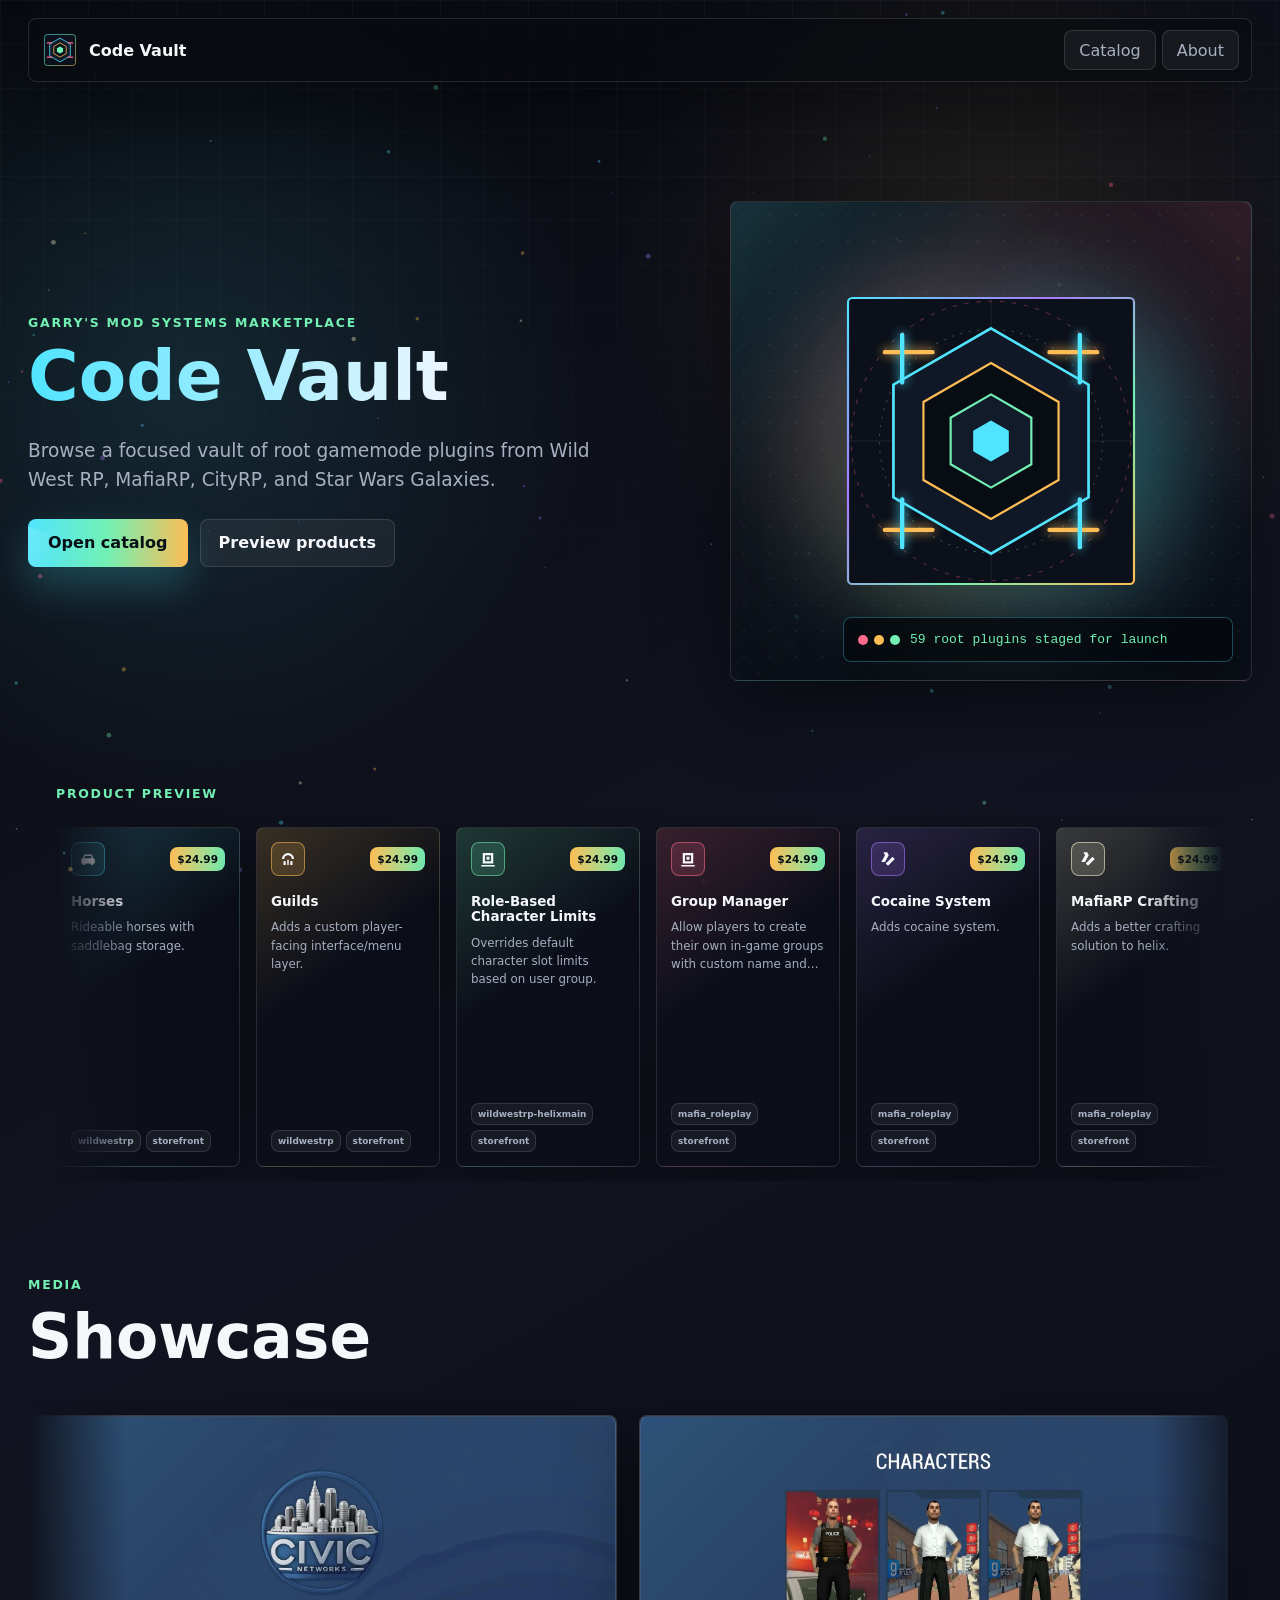
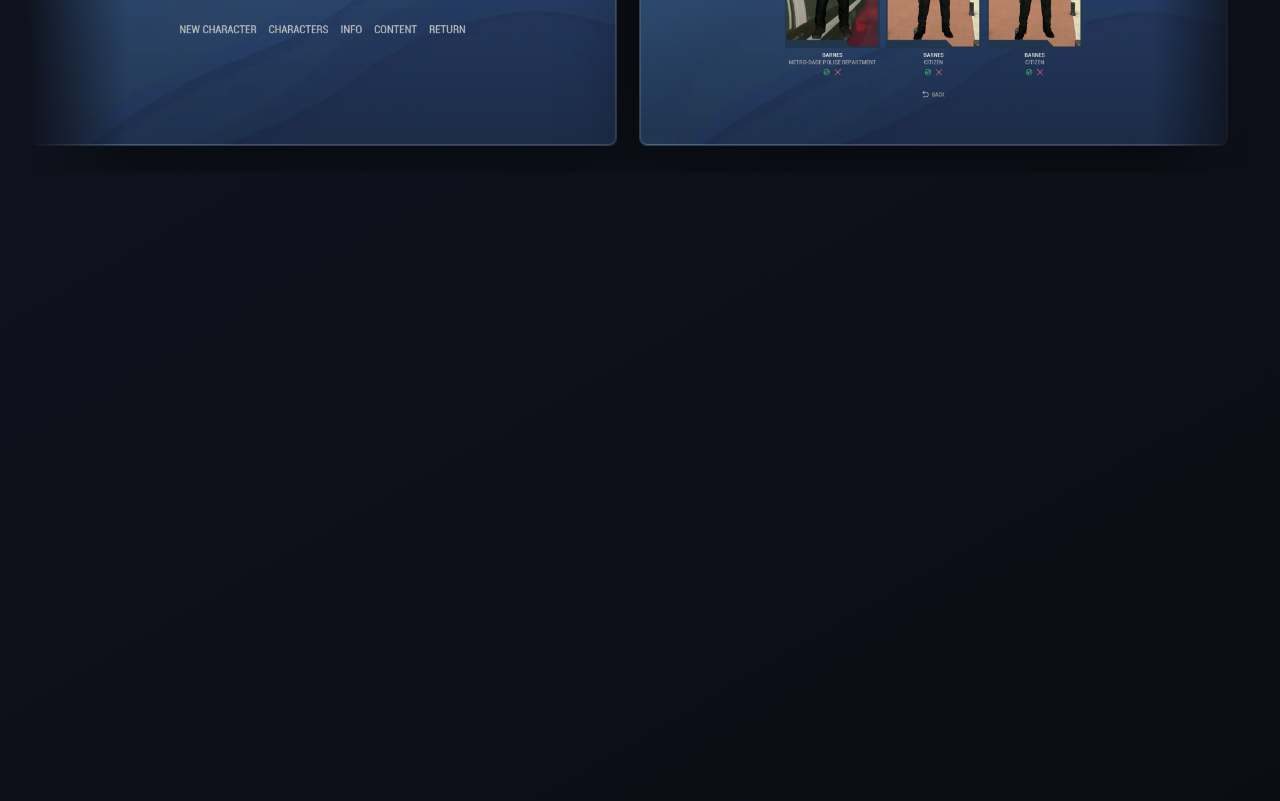
<file: index.html>
<!doctype html>
<html lang="en">
  <head>
    <meta charset="utf-8" />
    <meta name="viewport" content="width=device-width, initial-scale=1" />
    <title>Code Vault</title>
    <meta name="description" content="Premium Garry's Mod roleplay systems, interfaces, and gameplay plugins from Code Vault." />
    <link rel="stylesheet" href="./styles.css" />
  </head>
  <body data-page="home">
    <canvas id="particle-field" aria-hidden="true"></canvas>
    <div class="scanline" aria-hidden="true"></div>
    <header class="site-shell hero">
      <nav class="topbar" aria-label="Code Vault navigation">
        <a class="brand" href="./index.html" aria-label="Code Vault home"><img src="./assets/plugin-vault-mark.svg" alt="" /><span>Code Vault</span></a>
        <div class="nav-actions"><a href="./catalog.html">Catalog</a><a href="#about">About</a></div>
      </nav>
      <section id="top" class="hero-grid home-hero-grid">
        <div class="hero-copy">
          <p class="eyebrow">Garry's Mod systems marketplace</p>
          <h1><span class="gradient-text">Code Vault</span></h1>
          <p class="hero-lede">Browse a focused vault of root gamemode plugins from Wild West RP, MafiaRP, CityRP, and Star Wars Galaxies.</p>
          <div class="hero-actions"><a class="shimmer-button" href="./catalog.html"><span>Open catalog</span></a><a class="ghost-button" href="#showcase">Preview products</a></div>
        </div>
        <div class="vault-visual home-vault" aria-label="Animated Code Vault graphic"><div class="border-beam"></div><img src="./assets/plugin-vault-core.svg" alt="" /><div class="terminal-card" aria-hidden="true"><span class="terminal-dot"></span><code id="terminal-line">59 root plugins staged for launch</code></div></div>
      </section>
      <div class="hero-product-preview centered-product-preview" id="showcase">
        <p class="eyebrow">Product preview</p>
        <section class="hero-carousel carousel-shell auto-carousel wide-carousel" aria-label="Featured product carousel">
          <div class="carousel-window"><div class="carousel-track auto-rail" data-carousel-track><article class="product-card visible carousel-card" style="--card-color: 80, 228, 255" data-product-card data-name="horses" data-price-min="24.99" data-status="storefront" data-search="horses rideable horses with saddlebag storage. frontier wwrp / wildwestrp / frontier_horses $24.99 wildwestrp">
  <div class="card-topline"><span class="product-icon"><svg viewBox="0 0 24 24" role="img" aria-hidden="true" fill="currentColor"><path d="M5 11 7 6h10l2 5 2 1v6h-2a2 2 0 0 1-4 0H9a2 2 0 0 1-4 0H3v-6l2-1Zm3-3-1.1 3h10.2L16 8H8Z"/></svg></span><span class="product-price">$24.99</span></div>
  <h3>Horses</h3>
  <p>Rideable horses with saddlebag storage.</p>
  <div class="product-meta"><span>wildwestrp</span><span>storefront</span></div>
  <button class="card-button" type="button" data-product-detail data-name="Horses" data-description="Rideable horses with saddlebag storage." data-price="$24.99" data-found="Frontier WWRP / wildwestrp / frontier_horses" data-notes="Root gamemode plugin.">View details</button>
</article>
<article class="product-card visible carousel-card" style="--card-color: 255, 189, 85" data-product-card data-name="guilds" data-price-min="24.99" data-status="storefront" data-search="guilds adds a custom player-facing interface/menu layer. wild west rp / wildwestrp / guilds $24.99 wildwestrp">
  <div class="card-topline"><span class="product-icon"><svg viewBox="0 0 24 24" role="img" aria-hidden="true" fill="currentColor"><path d="M4 12a8 8 0 1 1 16 0h-3a5 5 0 1 0-10 0H4Zm7 1h2v7h-2v-7Zm-5 2h3v5H6v-5Zm9 0h3v5h-3v-5Z"/></svg></span><span class="product-price">$24.99</span></div>
  <h3>Guilds</h3>
  <p>Adds a custom player-facing interface/menu layer.</p>
  <div class="product-meta"><span>wildwestrp</span><span>storefront</span></div>
  <button class="card-button" type="button" data-product-detail data-name="Guilds" data-description="Adds a custom player-facing interface/menu layer." data-price="$24.99" data-found="Wild West RP / wildwestrp / guilds" data-notes="Root gamemode plugin.">View details</button>
</article>
<article class="product-card visible carousel-card" style="--card-color: 115, 240, 179" data-product-card data-name="role-based character limits" data-price-min="24.99" data-status="storefront" data-search="role-based character limits overrides default character slot limits based on user group. frontier wwrp / wildwestrp-helixmain / charlimit $24.99 wildwestrp-helixmain">
  <div class="card-topline"><span class="product-icon"><svg viewBox="0 0 24 24" role="img" aria-hidden="true" fill="currentColor"><path d="M5 4h14v14H5V4Zm3 3v8h8V7H8Zm2 2h4v4h-4V9ZM3 20h18v2H3v-2Z"/></svg></span><span class="product-price">$24.99</span></div>
  <h3>Role-Based Character Limits</h3>
  <p>Overrides default character slot limits based on user group.</p>
  <div class="product-meta"><span>wildwestrp-helixmain</span><span>storefront</span></div>
  <button class="card-button" type="button" data-product-detail data-name="Role-Based Character Limits" data-description="Overrides default character slot limits based on user group." data-price="$24.99" data-found="Frontier WWRP / wildwestrp-helixmain / charlimit" data-notes="Root gamemode plugin.">View details</button>
</article>
<article class="product-card visible carousel-card" style="--card-color: 255, 107, 139" data-product-card data-name="group manager" data-price-min="24.99" data-status="storefront" data-search="group manager allow players to create their own in-game groups with custom name and roles. mafiarp / mafia_roleplay / groupmanager $24.99 mafia_roleplay">
  <div class="card-topline"><span class="product-icon"><svg viewBox="0 0 24 24" role="img" aria-hidden="true" fill="currentColor"><path d="M5 4h14v14H5V4Zm3 3v8h8V7H8Zm2 2h4v4h-4V9ZM3 20h18v2H3v-2Z"/></svg></span><span class="product-price">$24.99</span></div>
  <h3>Group Manager</h3>
  <p>Allow players to create their own in-game groups with custom name and roles.</p>
  <div class="product-meta"><span>mafia_roleplay</span><span>storefront</span></div>
  <button class="card-button" type="button" data-product-detail data-name="Group Manager" data-description="Allow players to create their own in-game groups with custom name and roles." data-price="$24.99" data-found="MafiaRP / mafia_roleplay / groupmanager" data-notes="Root gamemode plugin.">View details</button>
</article>
<article class="product-card visible carousel-card" style="--card-color: 169, 121, 255" data-product-card data-name="cocaine system" data-price-min="24.99" data-status="storefront" data-search="cocaine system adds cocaine system. mafiarp / mafia_roleplay / mafiarp_cocaine $24.99 mafia_roleplay">
  <div class="card-topline"><span class="product-icon"><svg viewBox="0 0 24 24" role="img" aria-hidden="true" fill="currentColor"><path d="M6 3h5l2 4-5 9H3l5-9-2-4Zm9 3 6 6-9 9-3-3 9-9-3-3Z"/></svg></span><span class="product-price">$24.99</span></div>
  <h3>Cocaine System</h3>
  <p>Adds cocaine system.</p>
  <div class="product-meta"><span>mafia_roleplay</span><span>storefront</span></div>
  <button class="card-button" type="button" data-product-detail data-name="Cocaine System" data-description="Adds cocaine system." data-price="$24.99" data-found="MafiaRP / mafia_roleplay / mafiarp_cocaine" data-notes="Root gamemode plugin.">View details</button>
</article>
<article class="product-card visible carousel-card" style="--card-color: 255, 247, 209" data-product-card data-name="mafiarp crafting" data-price-min="24.99" data-status="storefront" data-search="mafiarp crafting adds a better crafting solution to helix. mafiarp / mafia_roleplay / mafiarp_crafting $24.99 mafia_roleplay">
  <div class="card-topline"><span class="product-icon"><svg viewBox="0 0 24 24" role="img" aria-hidden="true" fill="currentColor"><path d="M6 3h5l2 4-5 9H3l5-9-2-4Zm9 3 6 6-9 9-3-3 9-9-3-3Z"/></svg></span><span class="product-price">$24.99</span></div>
  <h3>MafiaRP Crafting</h3>
  <p>Adds a better crafting solution to helix.</p>
  <div class="product-meta"><span>mafia_roleplay</span><span>storefront</span></div>
  <button class="card-button" type="button" data-product-detail data-name="MafiaRP Crafting" data-description="Adds a better crafting solution to helix." data-price="$24.99" data-found="MafiaRP / mafia_roleplay / mafiarp_crafting" data-notes="Root gamemode plugin.">View details</button>
</article>
<article class="product-card visible carousel-card" style="--card-color: 80, 228, 255" data-product-card data-name="meth system" data-price-min="24.99" data-status="storefront" data-search="meth system adds meth system. mafiarp / mafia_roleplay / mafiarp_meth $24.99 mafia_roleplay">
  <div class="card-topline"><span class="product-icon"><svg viewBox="0 0 24 24" role="img" aria-hidden="true" fill="currentColor"><path d="M6 3h5l2 4-5 9H3l5-9-2-4Zm9 3 6 6-9 9-3-3 9-9-3-3Z"/></svg></span><span class="product-price">$24.99</span></div>
  <h3>Meth System</h3>
  <p>Adds meth system.</p>
  <div class="product-meta"><span>mafia_roleplay</span><span>storefront</span></div>
  <button class="card-button" type="button" data-product-detail data-name="Meth System" data-description="Adds meth system." data-price="$24.99" data-found="MafiaRP / mafia_roleplay / mafiarp_meth" data-notes="Root gamemode plugin.">View details</button>
</article>
<article class="product-card visible carousel-card" style="--card-color: 255, 189, 85" data-product-card data-name="police armory" data-price-min="24.99" data-status="storefront" data-search="police armory provides a role-based armory with rank/flag restrictions. mafiarp / mafia_roleplay / mafiarp_police_armory $24.99 mafia_roleplay">
  <div class="card-topline"><span class="product-icon"><svg viewBox="0 0 24 24" role="img" aria-hidden="true" fill="currentColor"><path d="M12 2 5 5v5c0 4.4 2.8 8.4 7 10 4.2-1.6 7-5.6 7-10V5l-7-3Zm0 3 4 1.7V10c0 3-1.5 5.8-4 7.2C9.5 15.8 8 13 8 10V6.7L12 5Z"/></svg></span><span class="product-price">$24.99</span></div>
  <h3>Police Armory</h3>
  <p>Provides a role-based armory with rank/flag restrictions.</p>
  <div class="product-meta"><span>mafia_roleplay</span><span>storefront</span></div>
  <button class="card-button" type="button" data-product-detail data-name="Police Armory" data-description="Provides a role-based armory with rank/flag restrictions." data-price="$24.99" data-found="MafiaRP / mafia_roleplay / mafiarp_police_armory" data-notes="Root gamemode plugin.">View details</button>
</article>
<article class="product-card visible carousel-card" style="--card-color: 115, 240, 179" data-product-card data-name="police cad/interaction" data-price-min="24.99" data-status="storefront" data-search="police cad/interaction adds police cad/interaction functionality for the gamemode. mafiarp / mafia_roleplay / mafiarp_police_system $24.99 mafia_roleplay">
  <div class="card-topline"><span class="product-icon"><svg viewBox="0 0 24 24" role="img" aria-hidden="true" fill="currentColor"><path d="M12 2 5 5v5c0 4.4 2.8 8.4 7 10 4.2-1.6 7-5.6 7-10V5l-7-3Zm0 3 4 1.7V10c0 3-1.5 5.8-4 7.2C9.5 15.8 8 13 8 10V6.7L12 5Z"/></svg></span><span class="product-price">$24.99</span></div>
  <h3>Police CAD/Interaction</h3>
  <p>Adds police cad/interaction functionality for the gamemode.</p>
  <div class="product-meta"><span>mafia_roleplay</span><span>storefront</span></div>
  <button class="card-button" type="button" data-product-detail data-name="Police CAD/Interaction" data-description="Adds police cad/interaction functionality for the gamemode." data-price="$24.99" data-found="MafiaRP / mafia_roleplay / mafiarp_police_system" data-notes="Root gamemode plugin.">View details</button>
</article>
<article class="product-card visible carousel-card" style="--card-color: 255, 107, 139" data-product-card data-name="properties system" data-price-min="24.99" data-status="storefront" data-search="properties system adds properties system functionality for the gamemode. mafiarp / mafia_roleplay / mafiarp_property_system $24.99 mafia_roleplay">
  <div class="card-topline"><span class="product-icon"><svg viewBox="0 0 24 24" role="img" aria-hidden="true" fill="currentColor"><path d="M5 4h14v14H5V4Zm3 3v8h8V7H8Zm2 2h4v4h-4V9ZM3 20h18v2H3v-2Z"/></svg></span><span class="product-price">$24.99</span></div>
  <h3>Properties System</h3>
  <p>Adds properties system functionality for the gamemode.</p>
  <div class="product-meta"><span>mafia_roleplay</span><span>storefront</span></div>
  <button class="card-button" type="button" data-product-detail data-name="Properties System" data-description="Adds properties system functionality for the gamemode." data-price="$24.99" data-found="MafiaRP / mafia_roleplay / mafiarp_property_system" data-notes="Root gamemode plugin.">View details</button>
</article>
<article class="product-card visible carousel-card" style="--card-color: 169, 121, 255" data-product-card data-name="telecommunications" data-price-min="24.99" data-status="storefront" data-search="telecommunications adds phones, pagers, payphones and more. mafiarp / mafia_roleplay / mafiarp_radio $24.99 mafia_roleplay">
  <div class="card-topline"><span class="product-icon"><svg viewBox="0 0 24 24" role="img" aria-hidden="true" fill="currentColor"><path d="M5 4h14v14H5V4Zm3 3v8h8V7H8Zm2 2h4v4h-4V9ZM3 20h18v2H3v-2Z"/></svg></span><span class="product-price">$24.99</span></div>
  <h3>Telecommunications</h3>
  <p>Adds phones, pagers, payphones and more.</p>
  <div class="product-meta"><span>mafia_roleplay</span><span>storefront</span></div>
  <button class="card-button" type="button" data-product-detail data-name="Telecommunications" data-description="Adds phones, pagers, payphones and more." data-price="$24.99" data-found="MafiaRP / mafia_roleplay / mafiarp_radio" data-notes="Root gamemode plugin.">View details</button>
</article>
<article class="product-card visible carousel-card" style="--card-color: 255, 247, 209" data-product-card data-name="realistic bank" data-price-min="24.99" data-status="storefront" data-search="realistic bank adds realistic bank functionality for the gamemode. mafiarp / mafia_roleplay / realistic_bank $24.99 mafia_roleplay">
  <div class="card-topline"><span class="product-icon"><svg viewBox="0 0 24 24" role="img" aria-hidden="true" fill="currentColor"><path d="M12 2 4 5v6c0 5 3.4 8.4 8 11 4.6-2.6 8-6 8-11V5l-8-3Zm0 4 4 1.5V11c0 2.7-1.5 4.8-4 6.6-2.5-1.8-4-3.9-4-6.6V7.5L12 6Z"/></svg></span><span class="product-price">$24.99</span></div>
  <h3>Realistic Bank</h3>
  <p>Adds realistic bank functionality for the gamemode.</p>
  <div class="product-meta"><span>mafia_roleplay</span><span>storefront</span></div>
  <button class="card-button" type="button" data-product-detail data-name="Realistic Bank" data-description="Adds realistic bank functionality for the gamemode." data-price="$24.99" data-found="MafiaRP / mafia_roleplay / realistic_bank" data-notes="Root gamemode plugin.">View details</button>
</article>
<article class="product-card visible carousel-card" style="--card-color: 80, 228, 255" data-product-card aria-hidden="true" data-name="horses" data-price-min="24.99" data-status="storefront" data-search="horses rideable horses with saddlebag storage. frontier wwrp / wildwestrp / frontier_horses $24.99 wildwestrp">
  <div class="card-topline"><span class="product-icon"><svg viewBox="0 0 24 24" role="img" aria-hidden="true" fill="currentColor"><path d="M5 11 7 6h10l2 5 2 1v6h-2a2 2 0 0 1-4 0H9a2 2 0 0 1-4 0H3v-6l2-1Zm3-3-1.1 3h10.2L16 8H8Z"/></svg></span><span class="product-price">$24.99</span></div>
  <h3>Horses</h3>
  <p>Rideable horses with saddlebag storage.</p>
  <div class="product-meta"><span>wildwestrp</span><span>storefront</span></div>
  <button class="card-button" type="button" data-product-detail data-name="Horses" data-description="Rideable horses with saddlebag storage." data-price="$24.99" data-found="Frontier WWRP / wildwestrp / frontier_horses" data-notes="Root gamemode plugin.">View details</button>
</article>
<article class="product-card visible carousel-card" style="--card-color: 255, 189, 85" data-product-card aria-hidden="true" data-name="guilds" data-price-min="24.99" data-status="storefront" data-search="guilds adds a custom player-facing interface/menu layer. wild west rp / wildwestrp / guilds $24.99 wildwestrp">
  <div class="card-topline"><span class="product-icon"><svg viewBox="0 0 24 24" role="img" aria-hidden="true" fill="currentColor"><path d="M4 12a8 8 0 1 1 16 0h-3a5 5 0 1 0-10 0H4Zm7 1h2v7h-2v-7Zm-5 2h3v5H6v-5Zm9 0h3v5h-3v-5Z"/></svg></span><span class="product-price">$24.99</span></div>
  <h3>Guilds</h3>
  <p>Adds a custom player-facing interface/menu layer.</p>
  <div class="product-meta"><span>wildwestrp</span><span>storefront</span></div>
  <button class="card-button" type="button" data-product-detail data-name="Guilds" data-description="Adds a custom player-facing interface/menu layer." data-price="$24.99" data-found="Wild West RP / wildwestrp / guilds" data-notes="Root gamemode plugin.">View details</button>
</article>
<article class="product-card visible carousel-card" style="--card-color: 115, 240, 179" data-product-card aria-hidden="true" data-name="role-based character limits" data-price-min="24.99" data-status="storefront" data-search="role-based character limits overrides default character slot limits based on user group. frontier wwrp / wildwestrp-helixmain / charlimit $24.99 wildwestrp-helixmain">
  <div class="card-topline"><span class="product-icon"><svg viewBox="0 0 24 24" role="img" aria-hidden="true" fill="currentColor"><path d="M5 4h14v14H5V4Zm3 3v8h8V7H8Zm2 2h4v4h-4V9ZM3 20h18v2H3v-2Z"/></svg></span><span class="product-price">$24.99</span></div>
  <h3>Role-Based Character Limits</h3>
  <p>Overrides default character slot limits based on user group.</p>
  <div class="product-meta"><span>wildwestrp-helixmain</span><span>storefront</span></div>
  <button class="card-button" type="button" data-product-detail data-name="Role-Based Character Limits" data-description="Overrides default character slot limits based on user group." data-price="$24.99" data-found="Frontier WWRP / wildwestrp-helixmain / charlimit" data-notes="Root gamemode plugin.">View details</button>
</article>
<article class="product-card visible carousel-card" style="--card-color: 255, 107, 139" data-product-card aria-hidden="true" data-name="group manager" data-price-min="24.99" data-status="storefront" data-search="group manager allow players to create their own in-game groups with custom name and roles. mafiarp / mafia_roleplay / groupmanager $24.99 mafia_roleplay">
  <div class="card-topline"><span class="product-icon"><svg viewBox="0 0 24 24" role="img" aria-hidden="true" fill="currentColor"><path d="M5 4h14v14H5V4Zm3 3v8h8V7H8Zm2 2h4v4h-4V9ZM3 20h18v2H3v-2Z"/></svg></span><span class="product-price">$24.99</span></div>
  <h3>Group Manager</h3>
  <p>Allow players to create their own in-game groups with custom name and roles.</p>
  <div class="product-meta"><span>mafia_roleplay</span><span>storefront</span></div>
  <button class="card-button" type="button" data-product-detail data-name="Group Manager" data-description="Allow players to create their own in-game groups with custom name and roles." data-price="$24.99" data-found="MafiaRP / mafia_roleplay / groupmanager" data-notes="Root gamemode plugin.">View details</button>
</article>
<article class="product-card visible carousel-card" style="--card-color: 169, 121, 255" data-product-card aria-hidden="true" data-name="cocaine system" data-price-min="24.99" data-status="storefront" data-search="cocaine system adds cocaine system. mafiarp / mafia_roleplay / mafiarp_cocaine $24.99 mafia_roleplay">
  <div class="card-topline"><span class="product-icon"><svg viewBox="0 0 24 24" role="img" aria-hidden="true" fill="currentColor"><path d="M6 3h5l2 4-5 9H3l5-9-2-4Zm9 3 6 6-9 9-3-3 9-9-3-3Z"/></svg></span><span class="product-price">$24.99</span></div>
  <h3>Cocaine System</h3>
  <p>Adds cocaine system.</p>
  <div class="product-meta"><span>mafia_roleplay</span><span>storefront</span></div>
  <button class="card-button" type="button" data-product-detail data-name="Cocaine System" data-description="Adds cocaine system." data-price="$24.99" data-found="MafiaRP / mafia_roleplay / mafiarp_cocaine" data-notes="Root gamemode plugin.">View details</button>
</article>
<article class="product-card visible carousel-card" style="--card-color: 255, 247, 209" data-product-card aria-hidden="true" data-name="mafiarp crafting" data-price-min="24.99" data-status="storefront" data-search="mafiarp crafting adds a better crafting solution to helix. mafiarp / mafia_roleplay / mafiarp_crafting $24.99 mafia_roleplay">
  <div class="card-topline"><span class="product-icon"><svg viewBox="0 0 24 24" role="img" aria-hidden="true" fill="currentColor"><path d="M6 3h5l2 4-5 9H3l5-9-2-4Zm9 3 6 6-9 9-3-3 9-9-3-3Z"/></svg></span><span class="product-price">$24.99</span></div>
  <h3>MafiaRP Crafting</h3>
  <p>Adds a better crafting solution to helix.</p>
  <div class="product-meta"><span>mafia_roleplay</span><span>storefront</span></div>
  <button class="card-button" type="button" data-product-detail data-name="MafiaRP Crafting" data-description="Adds a better crafting solution to helix." data-price="$24.99" data-found="MafiaRP / mafia_roleplay / mafiarp_crafting" data-notes="Root gamemode plugin.">View details</button>
</article>
<article class="product-card visible carousel-card" style="--card-color: 80, 228, 255" data-product-card aria-hidden="true" data-name="meth system" data-price-min="24.99" data-status="storefront" data-search="meth system adds meth system. mafiarp / mafia_roleplay / mafiarp_meth $24.99 mafia_roleplay">
  <div class="card-topline"><span class="product-icon"><svg viewBox="0 0 24 24" role="img" aria-hidden="true" fill="currentColor"><path d="M6 3h5l2 4-5 9H3l5-9-2-4Zm9 3 6 6-9 9-3-3 9-9-3-3Z"/></svg></span><span class="product-price">$24.99</span></div>
  <h3>Meth System</h3>
  <p>Adds meth system.</p>
  <div class="product-meta"><span>mafia_roleplay</span><span>storefront</span></div>
  <button class="card-button" type="button" data-product-detail data-name="Meth System" data-description="Adds meth system." data-price="$24.99" data-found="MafiaRP / mafia_roleplay / mafiarp_meth" data-notes="Root gamemode plugin.">View details</button>
</article>
<article class="product-card visible carousel-card" style="--card-color: 255, 189, 85" data-product-card aria-hidden="true" data-name="police armory" data-price-min="24.99" data-status="storefront" data-search="police armory provides a role-based armory with rank/flag restrictions. mafiarp / mafia_roleplay / mafiarp_police_armory $24.99 mafia_roleplay">
  <div class="card-topline"><span class="product-icon"><svg viewBox="0 0 24 24" role="img" aria-hidden="true" fill="currentColor"><path d="M12 2 5 5v5c0 4.4 2.8 8.4 7 10 4.2-1.6 7-5.6 7-10V5l-7-3Zm0 3 4 1.7V10c0 3-1.5 5.8-4 7.2C9.5 15.8 8 13 8 10V6.7L12 5Z"/></svg></span><span class="product-price">$24.99</span></div>
  <h3>Police Armory</h3>
  <p>Provides a role-based armory with rank/flag restrictions.</p>
  <div class="product-meta"><span>mafia_roleplay</span><span>storefront</span></div>
  <button class="card-button" type="button" data-product-detail data-name="Police Armory" data-description="Provides a role-based armory with rank/flag restrictions." data-price="$24.99" data-found="MafiaRP / mafia_roleplay / mafiarp_police_armory" data-notes="Root gamemode plugin.">View details</button>
</article>
<article class="product-card visible carousel-card" style="--card-color: 115, 240, 179" data-product-card aria-hidden="true" data-name="police cad/interaction" data-price-min="24.99" data-status="storefront" data-search="police cad/interaction adds police cad/interaction functionality for the gamemode. mafiarp / mafia_roleplay / mafiarp_police_system $24.99 mafia_roleplay">
  <div class="card-topline"><span class="product-icon"><svg viewBox="0 0 24 24" role="img" aria-hidden="true" fill="currentColor"><path d="M12 2 5 5v5c0 4.4 2.8 8.4 7 10 4.2-1.6 7-5.6 7-10V5l-7-3Zm0 3 4 1.7V10c0 3-1.5 5.8-4 7.2C9.5 15.8 8 13 8 10V6.7L12 5Z"/></svg></span><span class="product-price">$24.99</span></div>
  <h3>Police CAD/Interaction</h3>
  <p>Adds police cad/interaction functionality for the gamemode.</p>
  <div class="product-meta"><span>mafia_roleplay</span><span>storefront</span></div>
  <button class="card-button" type="button" data-product-detail data-name="Police CAD/Interaction" data-description="Adds police cad/interaction functionality for the gamemode." data-price="$24.99" data-found="MafiaRP / mafia_roleplay / mafiarp_police_system" data-notes="Root gamemode plugin.">View details</button>
</article>
<article class="product-card visible carousel-card" style="--card-color: 255, 107, 139" data-product-card aria-hidden="true" data-name="properties system" data-price-min="24.99" data-status="storefront" data-search="properties system adds properties system functionality for the gamemode. mafiarp / mafia_roleplay / mafiarp_property_system $24.99 mafia_roleplay">
  <div class="card-topline"><span class="product-icon"><svg viewBox="0 0 24 24" role="img" aria-hidden="true" fill="currentColor"><path d="M5 4h14v14H5V4Zm3 3v8h8V7H8Zm2 2h4v4h-4V9ZM3 20h18v2H3v-2Z"/></svg></span><span class="product-price">$24.99</span></div>
  <h3>Properties System</h3>
  <p>Adds properties system functionality for the gamemode.</p>
  <div class="product-meta"><span>mafia_roleplay</span><span>storefront</span></div>
  <button class="card-button" type="button" data-product-detail data-name="Properties System" data-description="Adds properties system functionality for the gamemode." data-price="$24.99" data-found="MafiaRP / mafia_roleplay / mafiarp_property_system" data-notes="Root gamemode plugin.">View details</button>
</article>
<article class="product-card visible carousel-card" style="--card-color: 169, 121, 255" data-product-card aria-hidden="true" data-name="telecommunications" data-price-min="24.99" data-status="storefront" data-search="telecommunications adds phones, pagers, payphones and more. mafiarp / mafia_roleplay / mafiarp_radio $24.99 mafia_roleplay">
  <div class="card-topline"><span class="product-icon"><svg viewBox="0 0 24 24" role="img" aria-hidden="true" fill="currentColor"><path d="M5 4h14v14H5V4Zm3 3v8h8V7H8Zm2 2h4v4h-4V9ZM3 20h18v2H3v-2Z"/></svg></span><span class="product-price">$24.99</span></div>
  <h3>Telecommunications</h3>
  <p>Adds phones, pagers, payphones and more.</p>
  <div class="product-meta"><span>mafia_roleplay</span><span>storefront</span></div>
  <button class="card-button" type="button" data-product-detail data-name="Telecommunications" data-description="Adds phones, pagers, payphones and more." data-price="$24.99" data-found="MafiaRP / mafia_roleplay / mafiarp_radio" data-notes="Root gamemode plugin.">View details</button>
</article>
<article class="product-card visible carousel-card" style="--card-color: 255, 247, 209" data-product-card aria-hidden="true" data-name="realistic bank" data-price-min="24.99" data-status="storefront" data-search="realistic bank adds realistic bank functionality for the gamemode. mafiarp / mafia_roleplay / realistic_bank $24.99 mafia_roleplay">
  <div class="card-topline"><span class="product-icon"><svg viewBox="0 0 24 24" role="img" aria-hidden="true" fill="currentColor"><path d="M12 2 4 5v6c0 5 3.4 8.4 8 11 4.6-2.6 8-6 8-11V5l-8-3Zm0 4 4 1.5V11c0 2.7-1.5 4.8-4 6.6-2.5-1.8-4-3.9-4-6.6V7.5L12 6Z"/></svg></span><span class="product-price">$24.99</span></div>
  <h3>Realistic Bank</h3>
  <p>Adds realistic bank functionality for the gamemode.</p>
  <div class="product-meta"><span>mafia_roleplay</span><span>storefront</span></div>
  <button class="card-button" type="button" data-product-detail data-name="Realistic Bank" data-description="Adds realistic bank functionality for the gamemode." data-price="$24.99" data-found="MafiaRP / mafia_roleplay / realistic_bank" data-notes="Root gamemode plugin.">View details</button>
</article></div></div>
        </section>
      </div>

    </header>
    <main>
      <section class="site-shell section-head work-head" id="work"><p class="eyebrow">Media</p><h2>Showcase</h2></section>
      <section class="media-carousel carousel-shell auto-carousel" aria-label="Code Vault media carousel">
        <div class="carousel-window">
          <div class="carousel-track auto-rail media-rail" data-carousel-track data-speed="86">
            <figure class="media-frame"><img src="./assets/img/1.webp" alt="Code Vault media preview" loading="lazy" /></figure>
            <figure class="media-frame"><img src="./assets/img/2.webp" alt="Code Vault media preview" loading="lazy" /></figure>
            <figure class="media-frame"><img src="./assets/img/3.webp" alt="Code Vault media preview" loading="lazy" /></figure>
            <figure class="media-frame"><img src="./assets/img/4.webp" alt="Code Vault media preview" loading="lazy" /></figure>
            <figure class="media-frame"><img src="./assets/img/5.webp" alt="Code Vault media preview" loading="lazy" /></figure>
            <figure class="media-frame"><img src="./assets/img/6.webp" alt="Code Vault media preview" loading="lazy" /></figure>
            <figure class="media-frame"><img src="./assets/img/7.webp" alt="Code Vault media preview" loading="lazy" /></figure>
            <figure class="media-frame"><img src="./assets/img/8.webp" alt="Code Vault media preview" loading="lazy" /></figure>
            <figure class="media-frame"><img src="./assets/img/9.webp" alt="Code Vault media preview" loading="lazy" /></figure>
            <figure class="media-frame"><img src="./assets/img/10.webp" alt="Code Vault media preview" loading="lazy" /></figure>
            <figure class="media-frame"><img src="./assets/img/11.webp" alt="Code Vault media preview" loading="lazy" /></figure>
            <figure class="media-frame"><img src="./assets/img/12.webp" alt="Code Vault media preview" loading="lazy" /></figure>
            <figure class="media-frame"><img src="./assets/img/13.webp" alt="Code Vault media preview" loading="lazy" /></figure>
            <figure class="media-frame"><img src="./assets/img/14.webp" alt="Code Vault media preview" loading="lazy" /></figure>
            <figure class="media-frame"><img src="./assets/img/15.webp" alt="Code Vault media preview" loading="lazy" /></figure>
            <figure class="media-frame"><img src="./assets/img/16.webp" alt="Code Vault media preview" loading="lazy" /></figure>
            <figure class="media-frame"><img src="./assets/img/17.webp" alt="Code Vault media preview" loading="lazy" /></figure>
            <figure class="media-frame"><img src="./assets/img/1B938BAD5B0CA3A2.jpg" alt="Code Vault media preview" loading="lazy" /></figure>
            <figure class="media-frame"><img src="./assets/img/20260218192211_1.jpg" alt="Code Vault media preview" loading="lazy" /></figure>
            <figure class="media-frame"><img src="./assets/img/20260226184602_1.jpg" alt="Code Vault media preview" loading="lazy" /></figure>
            <figure class="media-frame"><img src="./assets/img/3EB422B91639BEB6.jpg" alt="Code Vault media preview" loading="lazy" /></figure>
            <figure class="media-frame"><img src="./assets/img/51ED806FC4E3F0A6.jpg" alt="Code Vault media preview" loading="lazy" /></figure>
          </div>
        </div>
      </section>
      <section class="site-shell stats-band" aria-label="Code Vault summary"><div class="stat"><span class="stat-value">59</span><span class="stat-label">root plugins listed</span></div><div class="stat"><span class="stat-value">19</span><span class="stat-label">major systems</span></div><div class="stat"><span class="stat-value">5</span><span class="stat-label">gamemode sources</span></div><div class="stat"><span class="stat-value">1</span><span class="stat-label">static price each</span></div></section>
      <section class="site-shell launch-cta"><div><p class="eyebrow">Ready to browse</p><h2>See every approved root plugin in the catalog.</h2></div><a class="shimmer-button" href="./catalog.html"><span>View full catalog</span></a></section>
    </main>
    <dialog id="product-dialog"><button class="dialog-close" type="button" aria-label="Close product details"><svg viewBox="0 0 24 24" aria-hidden="true"><path d="M6.4 5 12 10.6 17.6 5 19 6.4 13.4 12 19 17.6 17.6 19 12 13.4 6.4 19 5 17.6 10.6 12 5 6.4 6.4 5Z"/></svg></button><div id="dialog-content"></div></dialog>
    <script src="./app.js?v=media-catalog" type="module"></script>
  </body>
</html>
</file>
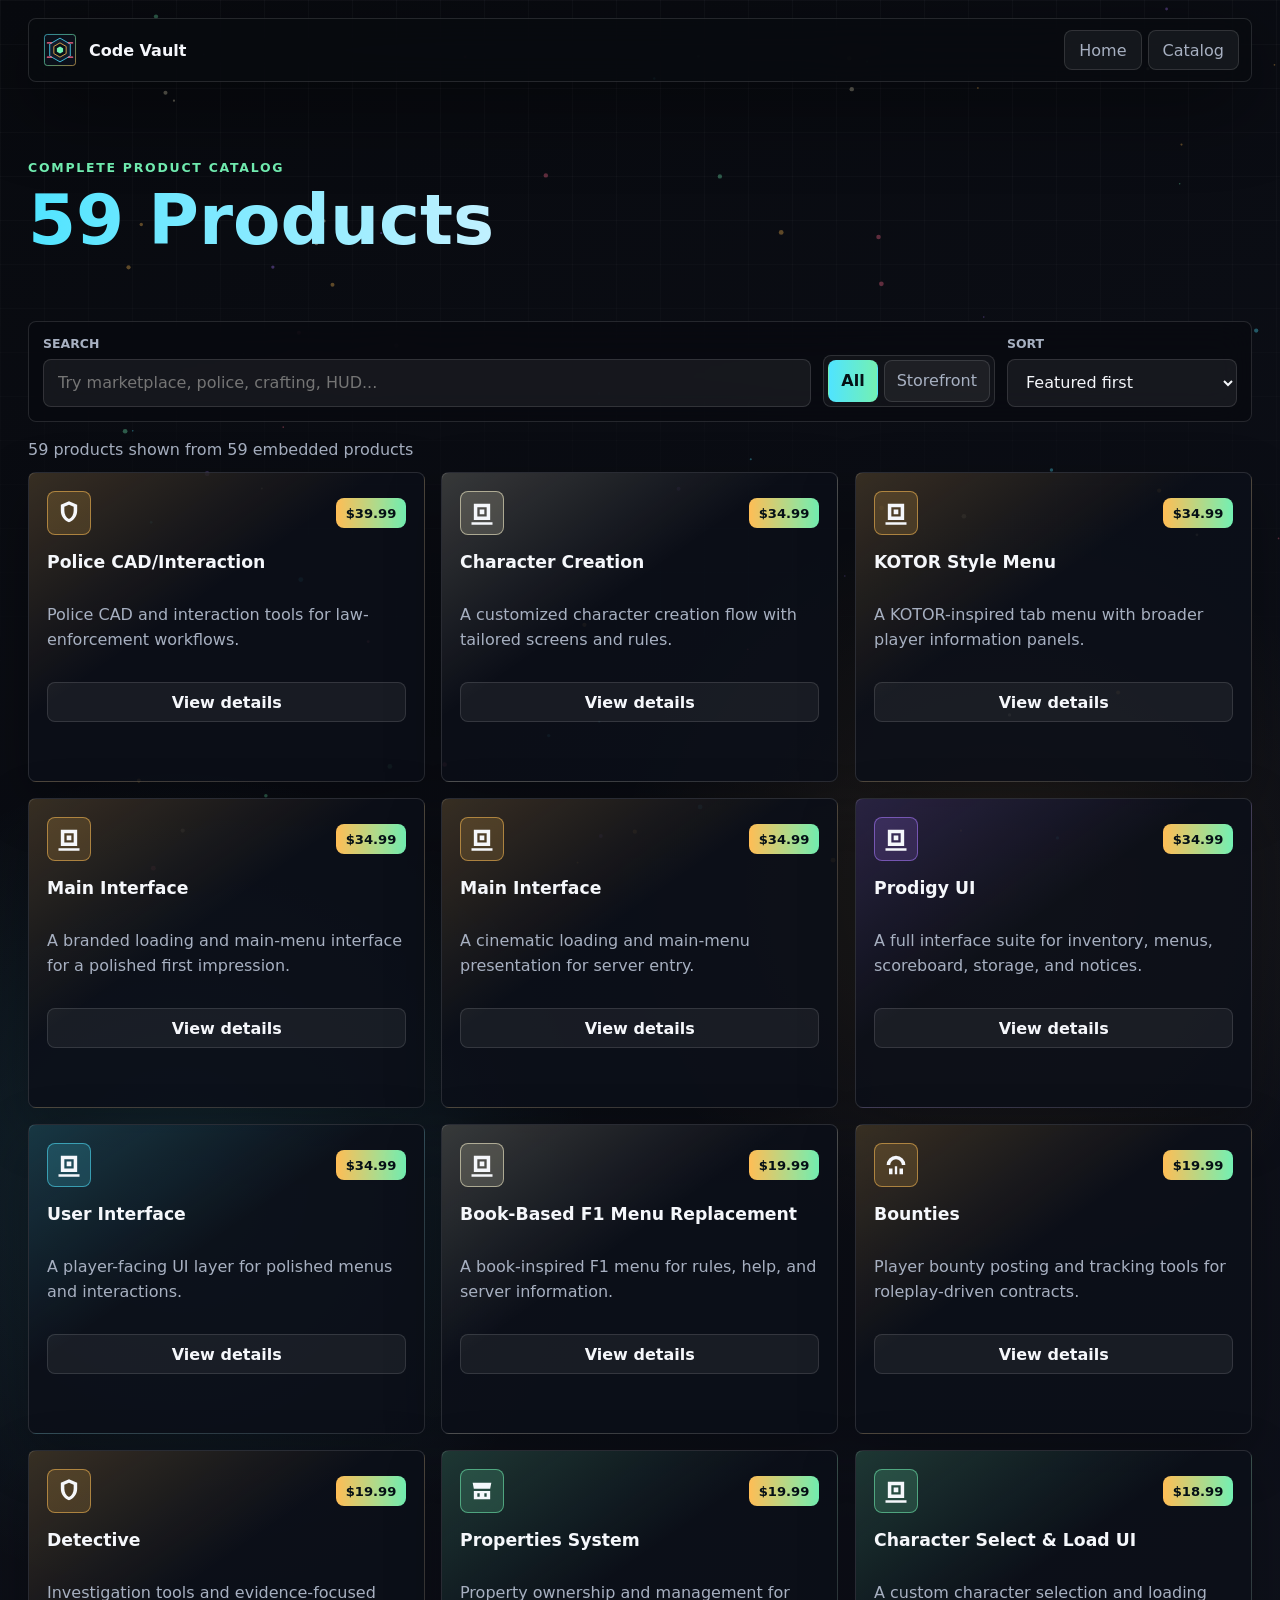
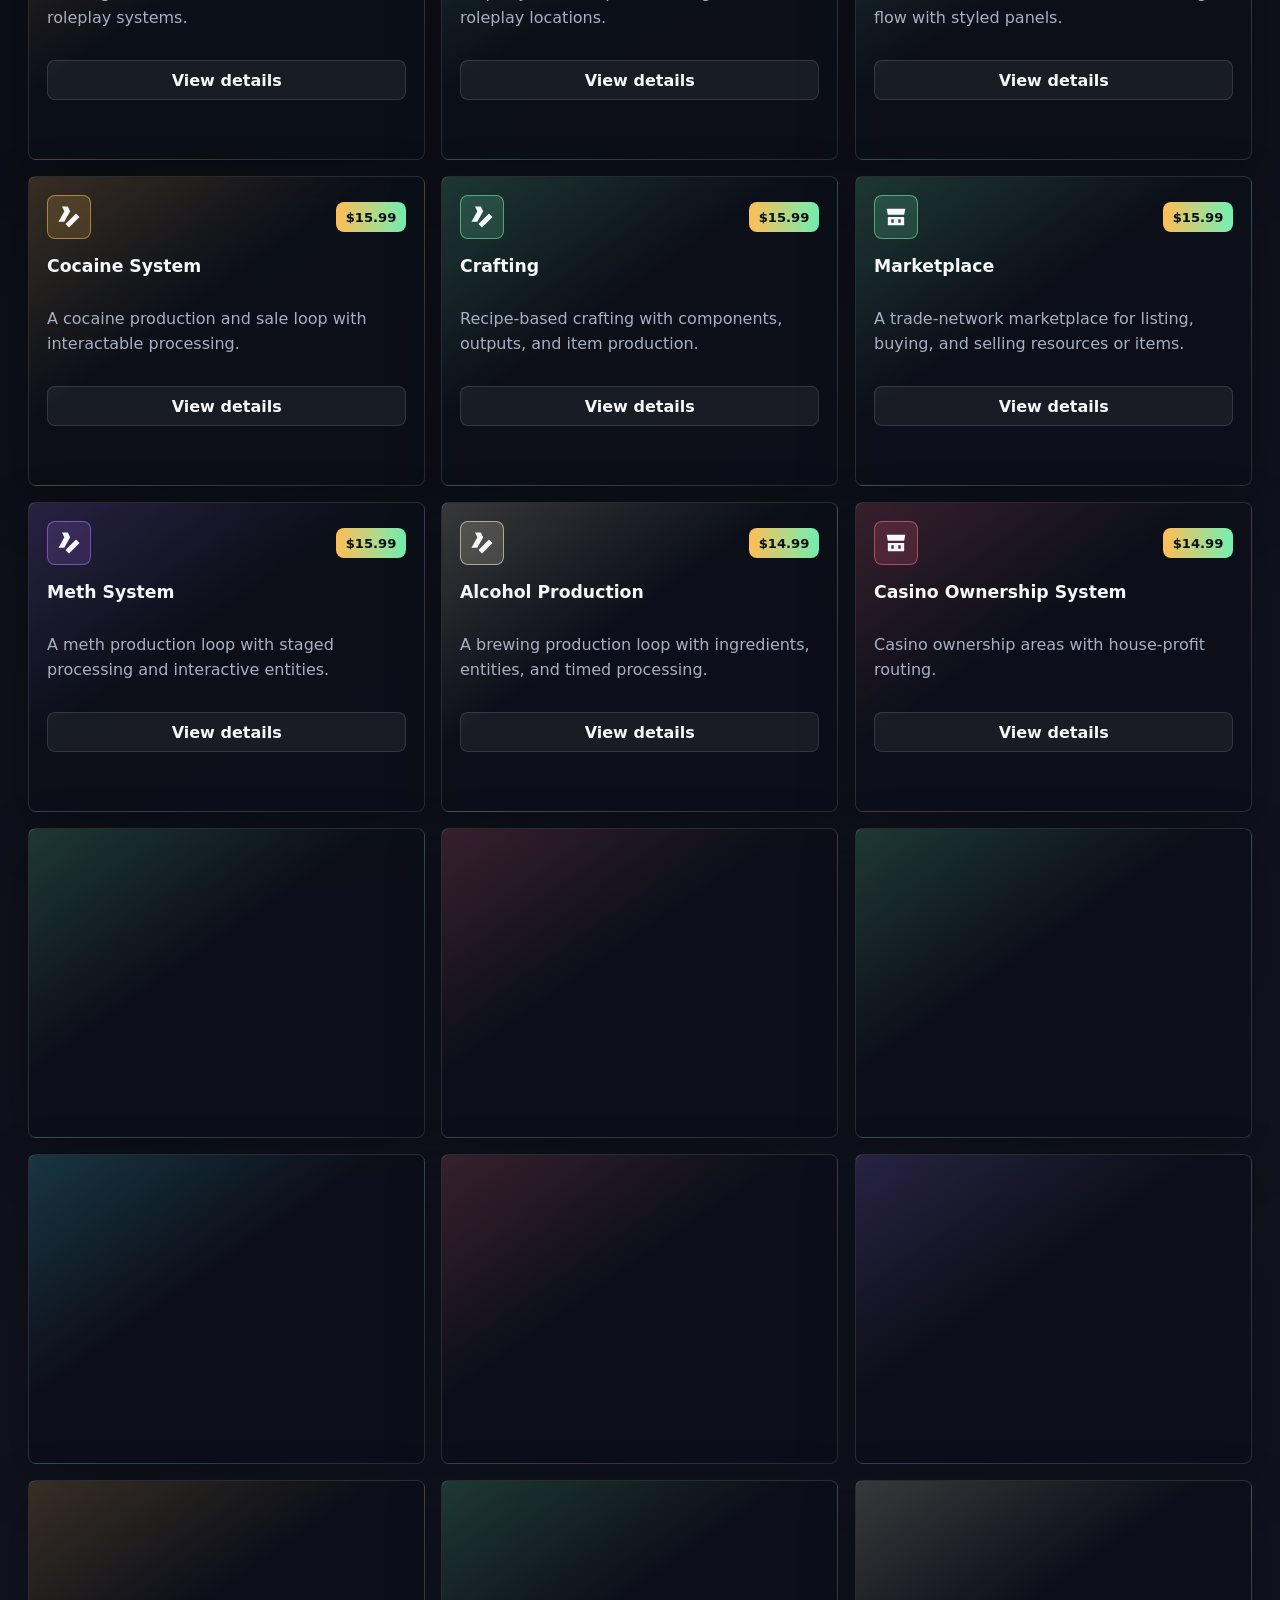
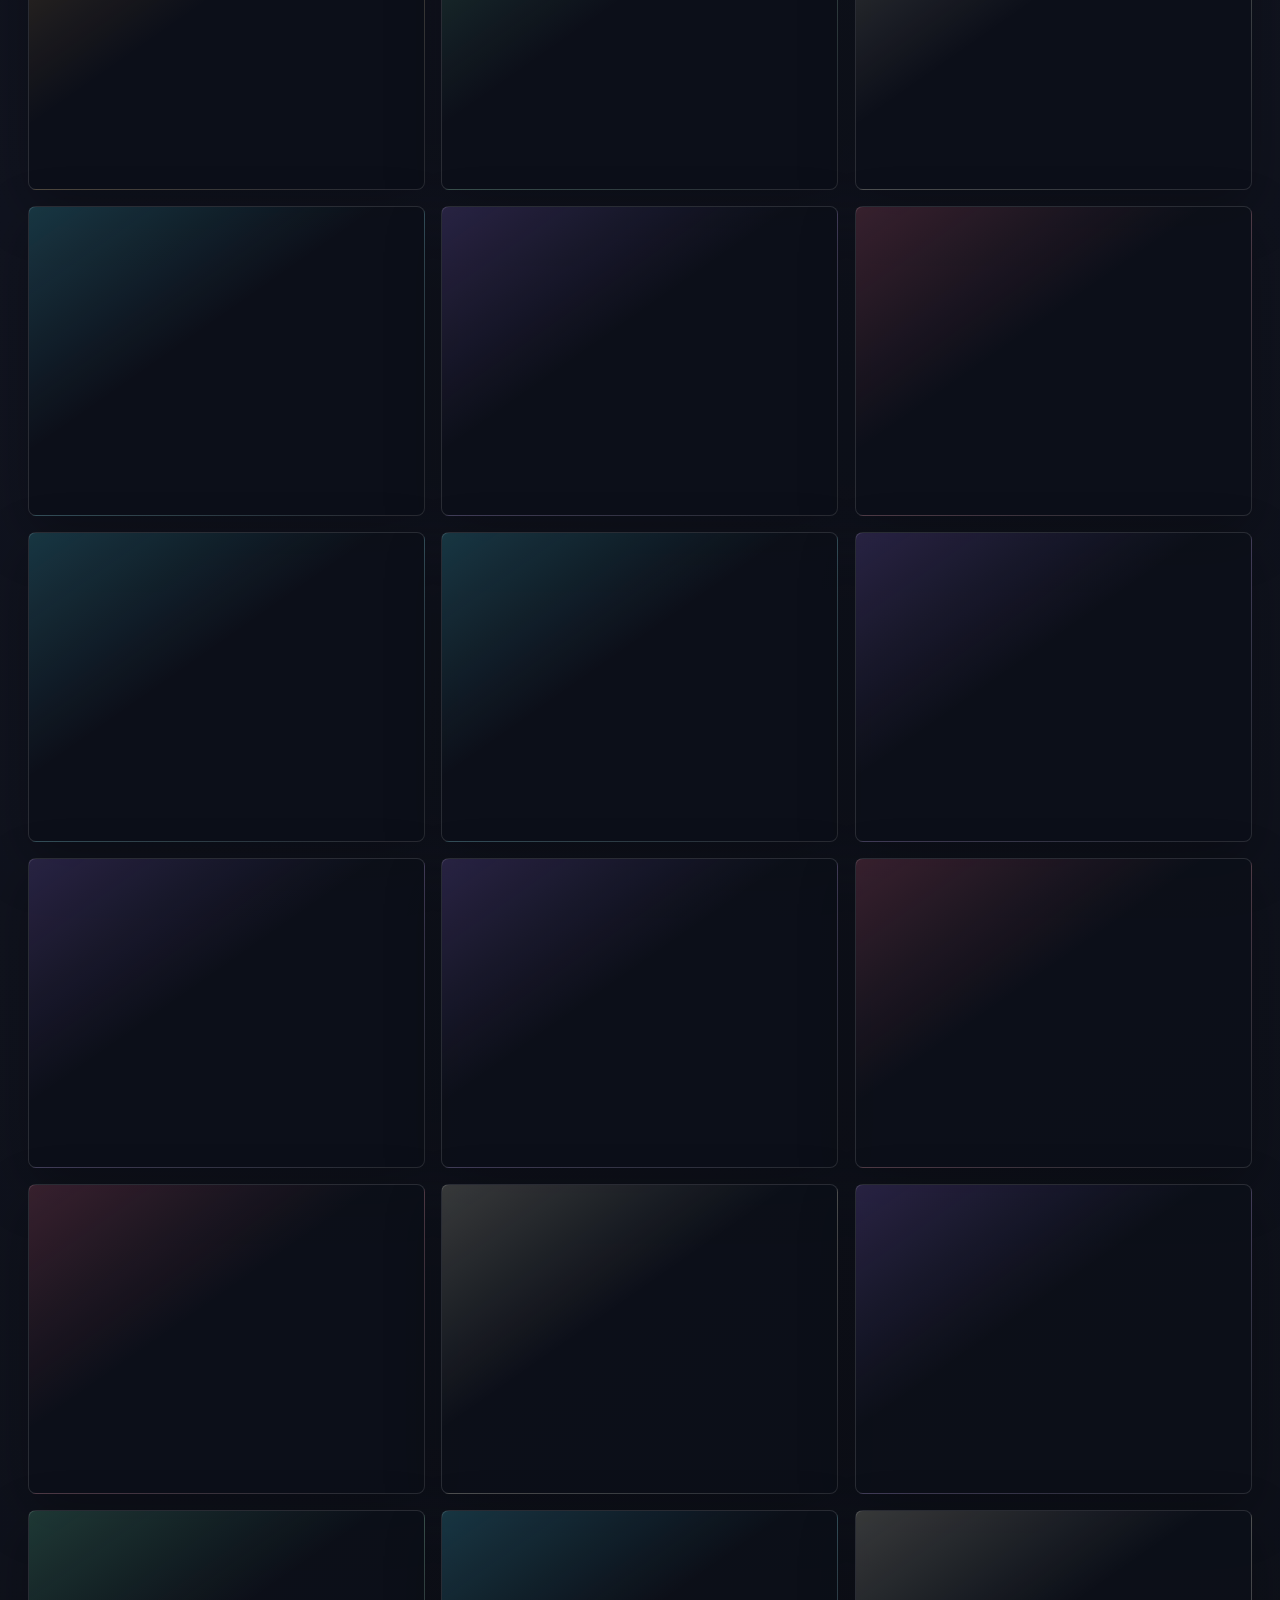
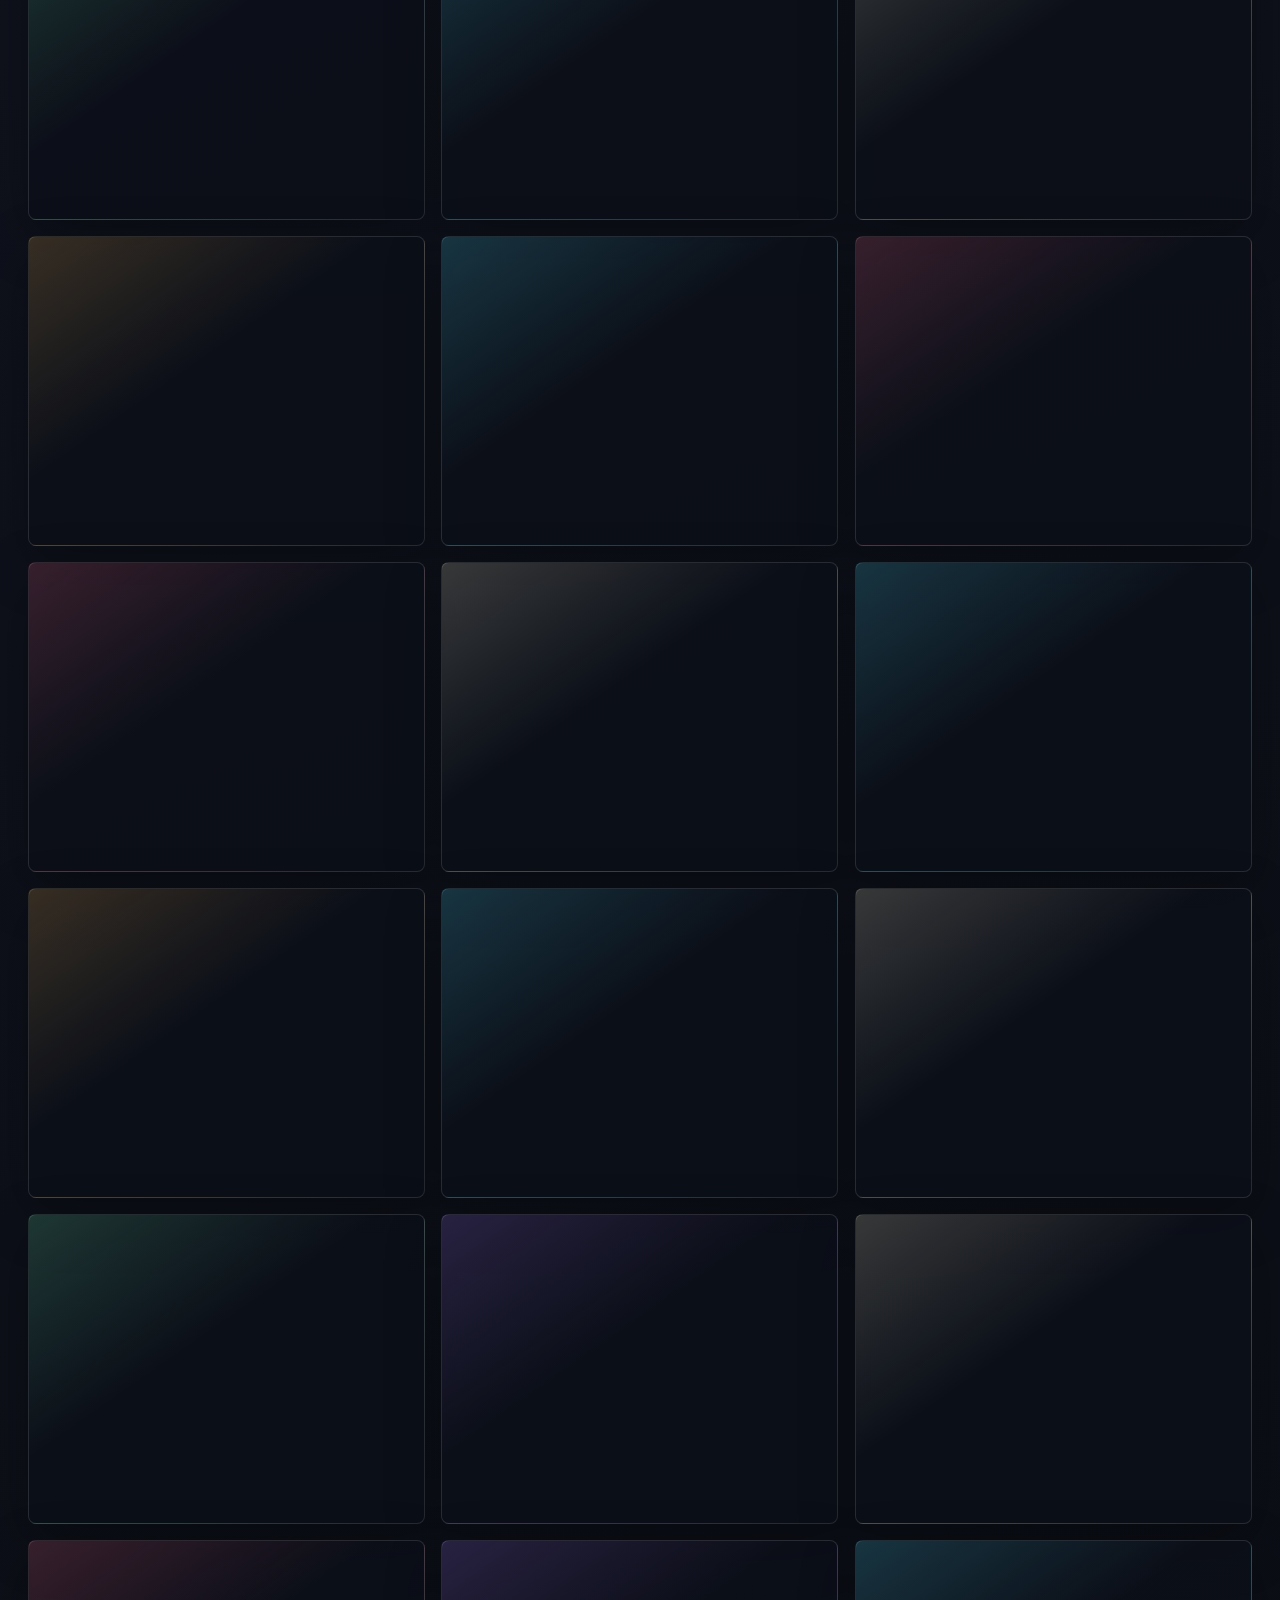
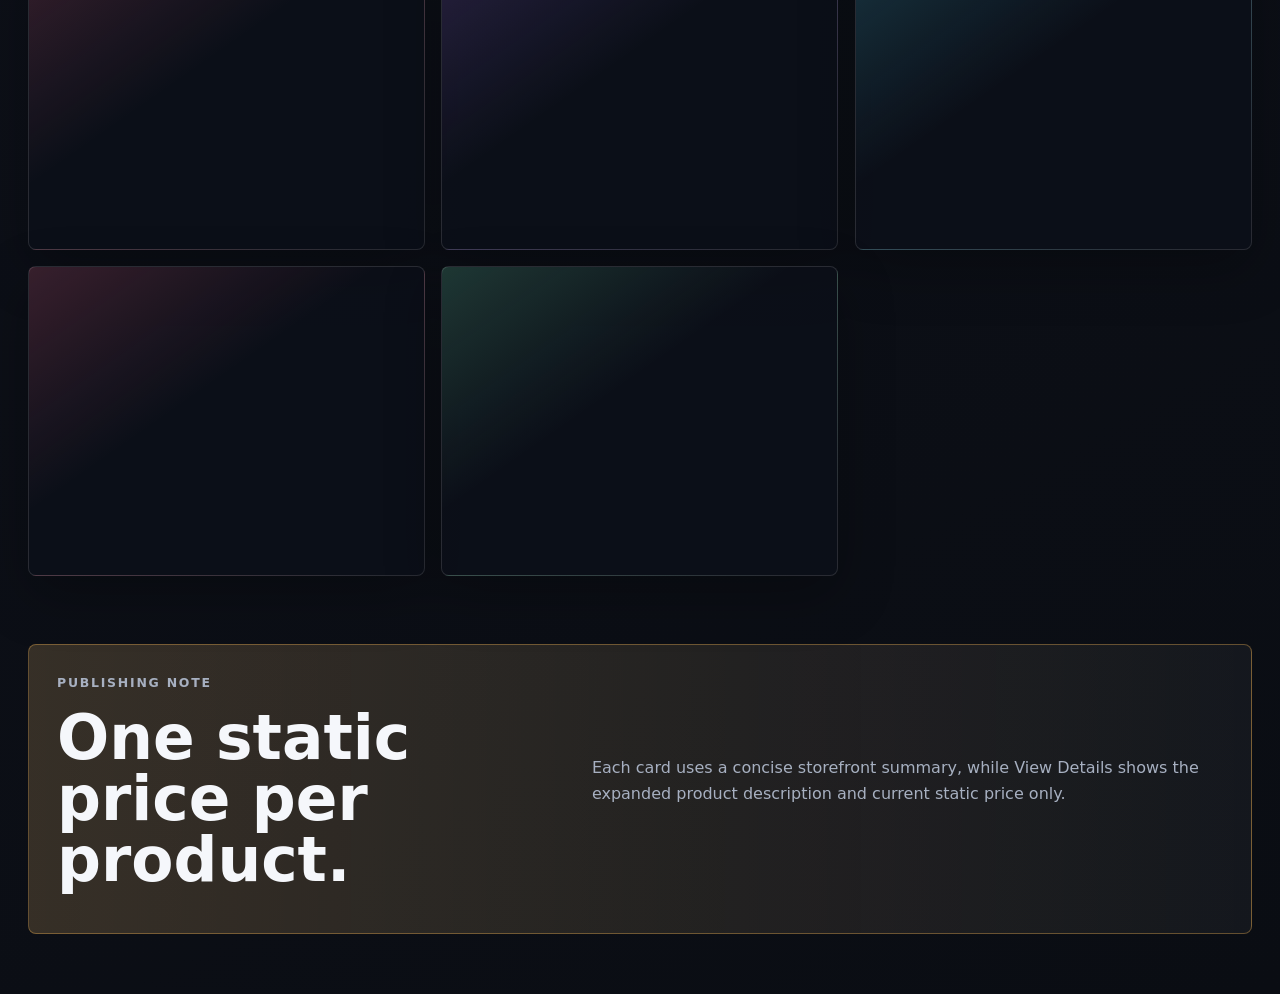
<file: catalog.html>
<!doctype html>
<html lang="en"><head><meta charset="utf-8" /><meta name="viewport" content="width=device-width, initial-scale=1" /><title>Catalog | Code Vault</title><meta name="description" content="The complete Code Vault product catalog." /><link rel="stylesheet" href="./styles.css" /></head><body data-page="catalog"><canvas id="particle-field" aria-hidden="true"></canvas><div class="scanline" aria-hidden="true"></div><header class="site-shell catalog-hero"><nav class="topbar" aria-label="Code Vault navigation"><a class="brand" href="./index.html" aria-label="Code Vault home"><img src="./assets/plugin-vault-mark.svg" alt="" /><span>Code Vault</span></a><div class="nav-actions"><a href="./index.html">Home</a><a href="#catalog">Catalog</a></div></nav><div class="catalog-title"><p class="eyebrow">Complete product catalog</p><h1><span class="gradient-text">59 Products</span></h1><p class="hero-lede"></p></div></header><main id="catalog"><section class="site-shell control-panel" aria-label="Catalog controls"><label class="search-box"><span>Search</span><input id="search-input" type="search" placeholder="Try marketplace, police, crafting, HUD..." /></label><div class="segmented" aria-label="Product filters"><button class="active" type="button" data-filter="all">All</button><button type="button" data-filter="storefront">Storefront</button></div><label class="select-box"><span>Sort</span><select id="sort-select"><option value="featured">Featured first</option><option value="name">Name A-Z</option><option value="price-high">Price high-low</option><option value="price-low">Price low-high</option></select></label></section><section class="site-shell catalog-meta"><p id="result-count">59 products shown from 59 embedded products</p></section><section class="site-shell product-grid" id="product-grid" aria-live="polite"><article class="product-card visible" style="--card-color: 80, 228, 255" data-product-card data-name="bodies" data-price-min="9.99" data-status="storefront" data-search="bodies equippable body and armor items with model support for character outfits. adds a wearable body and armor item system that can change a character model or apply outfit-specific body support from inventory items. the plugin includes item definitions, custom entities, networking, and interface hooks so armor pieces can behave like real equipment instead of static cosmetic props. $9.99">
  <div class="card-topline"><span class="product-icon"><svg viewBox="0 0 24 24" role="img" aria-hidden="true" fill="currentColor"><path d="M4 12a8 8 0 1 1 16 0h-3a5 5 0 1 0-10 0H4Zm7 1h2v7h-2v-7Zm-5 2h3v5H6v-5Zm9 0h3v5h-3v-5Z"/></svg></span><span class="product-price">$9.99</span></div>
  <h3>Bodies</h3><p>Equippable body and armor items with model support for character outfits.</p>
  <button class="card-button" type="button" data-product-detail data-name="Bodies" data-description="Equippable body and armor items with model support for character outfits." data-long-description="Adds a wearable body and armor item system that can change a character model or apply outfit-specific body support from inventory items. The plugin includes item definitions, custom entities, networking, and interface hooks so armor pieces can behave like real equipment instead of static cosmetic props." data-price="$9.99">View details</button>
</article>
<article class="product-card visible" style="--card-color: 255, 189, 85" data-product-card data-name="bounties" data-price-min="19.99" data-status="storefront" data-search="bounties player bounty posting and tracking tools for roleplay-driven contracts. adds a bounty workflow for creating, tracking, and resolving player contracts. the code includes custom ui, network messages, persistent data, commands, and entity support so bounty boards or related interfaces can turn wanted-player gameplay into a structured server feature. data-search="bounties player bounty posting and tracking tools for roleplay-driven contracts. adds a bounty workflow for creating, tracking, and resolving player contracts. the code includes custom ui, network messages, persistent data, commands, and entity support so bounty boards or related interfaces can turn wanted-player gameplay into a structured server feature. 9.99">
  <div class="card-topline"><span class="product-icon"><svg viewBox="0 0 24 24" role="img" aria-hidden="true" fill="currentColor"><path d="M4 12a8 8 0 1 1 16 0h-3a5 5 0 1 0-10 0H4Zm7 1h2v7h-2v-7Zm-5 2h3v5H6v-5Zm9 0h3v5h-3v-5Z"/></svg></span><span class="product-price">$19.99</span></div>
  <h3>Bounties</h3><p>Player bounty posting and tracking tools for roleplay-driven contracts.</p>
  <button class="card-button" type="button" data-product-detail data-name="Bounties" data-description="Player bounty posting and tracking tools for roleplay-driven contracts." data-long-description="Adds a bounty workflow for creating, tracking, and resolving player contracts. The code includes custom UI, network messages, persistent data, commands, and entity support so bounty boards or related interfaces can turn wanted-player gameplay into a structured server feature." data-price="$19.99">View details</button>
</article>
<article class="product-card visible" style="--card-color: 115, 240, 179" data-product-card data-name="character select" data-price-min="14.99" data-status="storefront" data-search="character select a polished character selection screen for browsing and loading characters. replaces the default character selection flow with a branded interface for viewing, selecting, and loading characters. the plugin is focused on presentation and usability, giving players a cleaner entry point before they enter the server. data-search="character select a polished character selection screen for browsing and loading characters. replaces the default character selection flow with a branded interface for viewing, selecting, and loading characters. the plugin is focused on presentation and usability, giving players a cleaner entry point before they enter the server. 4.99">
  <div class="card-topline"><span class="product-icon"><svg viewBox="0 0 24 24" role="img" aria-hidden="true" fill="currentColor"><path d="M5 4h14v14H5V4Zm3 3v8h8V7H8Zm2 2h4v4h-4V9ZM3 20h18v2H3v-2Z"/></svg></span><span class="product-price">$14.99</span></div>
  <h3>Character Select</h3><p>A polished character selection screen for browsing and loading characters.</p>
  <button class="card-button" type="button" data-product-detail data-name="Character Select" data-description="A polished character selection screen for browsing and loading characters." data-long-description="Replaces the default character selection flow with a branded interface for viewing, selecting, and loading characters. The plugin is focused on presentation and usability, giving players a cleaner entry point before they enter the server." data-price="$14.99">View details</button>
</article>
<article class="product-card visible" style="--card-color: 255, 107, 139" data-product-card data-name="widgets" data-price-min="4.99" data-status="storefront" data-search="widgets a widget and context-menu system with gps-style utility panels. adds a player-facing widget/context menu layer that can expose utility panels such as gps-style tools. it is built as an interface extension, making server features easier to surface without forcing players through chat commands or scattered menus. $4.99">
  <div class="card-topline"><span class="product-icon"><svg viewBox="0 0 24 24" role="img" aria-hidden="true" fill="currentColor"><path d="M4 12a8 8 0 1 1 16 0h-3a5 5 0 1 0-10 0H4Zm7 1h2v7h-2v-7Zm-5 2h3v5H6v-5Zm9 0h3v5h-3v-5Z"/></svg></span><span class="product-price">$4.99</span></div>
  <h3>Widgets</h3><p>A widget and context-menu system with GPS-style utility panels.</p>
  <button class="card-button" type="button" data-product-detail data-name="Widgets" data-description="A widget and context-menu system with GPS-style utility panels." data-long-description="Adds a player-facing widget/context menu layer that can expose utility panels such as GPS-style tools. It is built as an interface extension, making server features easier to surface without forcing players through chat commands or scattered menus." data-price="$4.99">View details</button>
</article>
<article class="product-card visible" style="--card-color: 169, 121, 255" data-product-card data-name="darkrp compatibility" data-price-min="9.99" data-status="storefront" data-search="darkrp compatibility a compatibility bridge for darkrp-style behavior inside a roleplay framework. provides compatibility glue for darkrp-style systems so legacy behaviors, entities, or assumptions can work inside the roleplay framework. the code hooks into characters, npc/entity behavior, and framework events to smooth over integration points that would otherwise require manual edits. $9.99">
  <div class="card-topline"><span class="product-icon"><svg viewBox="0 0 24 24" role="img" aria-hidden="true" fill="currentColor"><path d="M4 12a8 8 0 1 1 16 0h-3a5 5 0 1 0-10 0H4Zm7 1h2v7h-2v-7Zm-5 2h3v5H6v-5Zm9 0h3v5h-3v-5Z"/></svg></span><span class="product-price">$9.99</span></div>
  <h3>DarkRP Compatibility</h3><p>A compatibility bridge for DarkRP-style behavior inside a roleplay framework.</p>
  <button class="card-button" type="button" data-product-detail data-name="DarkRP Compatibility" data-description="A compatibility bridge for DarkRP-style behavior inside a roleplay framework." data-long-description="Provides compatibility glue for DarkRP-style systems so legacy behaviors, entities, or assumptions can work inside the roleplay framework. The code hooks into characters, NPC/entity behavior, and framework events to smooth over integration points that would otherwise require manual edits." data-price="$9.99">View details</button>
</article>
<article class="product-card visible" style="--card-color: 255, 247, 209" data-product-card data-name="horses" data-price-min="9.99" data-status="storefront" data-search="horses rideable horses with saddlebag storage for frontier-style travel. adds rideable horse entities with storage-oriented saddlebag support. the plugin provides custom entity behavior so horses can function as both transportation and a lightweight inventory companion for long-form roleplay. $9.99">
  <div class="card-topline"><span class="product-icon"><svg viewBox="0 0 24 24" role="img" aria-hidden="true" fill="currentColor"><path d="M5 11 7 6h10l2 5 2 1v6h-2a2 2 0 0 1-4 0H9a2 2 0 0 1-4 0H3v-6l2-1Zm3-3-1.1 3h10.2L16 8H8Z"/></svg></span><span class="product-price">$9.99</span></div>
  <h3>Horses</h3><p>Rideable horses with saddlebag storage for frontier-style travel.</p>
  <button class="card-button" type="button" data-product-detail data-name="Horses" data-description="Rideable horses with saddlebag storage for frontier-style travel." data-long-description="Adds rideable horse entities with storage-oriented saddlebag support. The plugin provides custom entity behavior so horses can function as both transportation and a lightweight inventory companion for long-form roleplay." data-price="$9.99">View details</button>
</article>
<article class="product-card visible" style="--card-color: 80, 228, 255" data-product-card data-name="lanterns" data-price-min="4.99" data-status="storefront" data-search="lanterns persistent lantern items with oil usage, burn time, and refill support. adds lantern items that track oil over time, burn down while active, and can be refilled with oil bottles. it integrates with inventory and character data so lanterns behave like persistent tools rather than disposable props. $4.99">
  <div class="card-topline"><span class="product-icon"><svg viewBox="0 0 24 24" role="img" aria-hidden="true" fill="currentColor"><path d="M6 3h5l2 4-5 9H3l5-9-2-4Zm9 3 6 6-9 9-3-3 9-9-3-3Z"/></svg></span><span class="product-price">$4.99</span></div>
  <h3>Lanterns</h3><p>Persistent lantern items with oil usage, burn time, and refill support.</p>
  <button class="card-button" type="button" data-product-detail data-name="Lanterns" data-description="Persistent lantern items with oil usage, burn time, and refill support." data-long-description="Adds lantern items that track oil over time, burn down while active, and can be refilled with oil bottles. It integrates with inventory and character data so lanterns behave like persistent tools rather than disposable props." data-price="$4.99">View details</button>
</article>
<article class="product-card visible" style="--card-color: 255, 189, 85" data-product-card data-name="main interface" data-price-min="34.99" data-status="storefront" data-search="main interface a branded loading and main-menu interface for a polished first impression. reworks the loading and main-menu presentation with custom ui and framework hooks. it is designed to make the first player interaction feel intentional, with branded screens and a smoother transition into character selection or gameplay. $34.99">
  <div class="card-topline"><span class="product-icon"><svg viewBox="0 0 24 24" role="img" aria-hidden="true" fill="currentColor"><path d="M5 4h14v14H5V4Zm3 3v8h8V7H8Zm2 2h4v4h-4V9ZM3 20h18v2H3v-2Z"/></svg></span><span class="product-price">$34.99</span></div>
  <h3>Main Interface</h3><p>A branded loading and main-menu interface for a polished first impression.</p>
  <button class="card-button" type="button" data-product-detail data-name="Main Interface" data-description="A branded loading and main-menu interface for a polished first impression." data-long-description="Reworks the loading and main-menu presentation with custom UI and framework hooks. It is designed to make the first player interaction feel intentional, with branded screens and a smoother transition into character selection or gameplay." data-price="$34.99">View details</button>
</article>
<article class="product-card visible" style="--card-color: 115, 240, 179" data-product-card data-name="rdr2 styled map" data-price-min="14.99" data-status="storefront" data-search="rdr2 styled map a western-styled map and minimap layer for in-world navigation. adds map/minimap compatibility with a red dead-inspired presentation. the plugin focuses on navigation and visual polish, giving players a more thematic way to orient themselves while keeping the interface tied to roleplay immersion. data-search="rdr2 styled map a western-styled map and minimap layer for in-world navigation. adds map/minimap compatibility with a red dead-inspired presentation. the plugin focuses on navigation and visual polish, giving players a more thematic way to orient themselves while keeping the interface tied to roleplay immersion. 4.99">
  <div class="card-topline"><span class="product-icon"><svg viewBox="0 0 24 24" role="img" aria-hidden="true" fill="currentColor"><path d="M4 12a8 8 0 1 1 16 0h-3a5 5 0 1 0-10 0H4Zm7 1h2v7h-2v-7Zm-5 2h3v5H6v-5Zm9 0h3v5h-3v-5Z"/></svg></span><span class="product-price">$14.99</span></div>
  <h3>RDR2 Styled Map</h3><p>A western-styled map and minimap layer for in-world navigation.</p>
  <button class="card-button" type="button" data-product-detail data-name="RDR2 Styled Map" data-description="A western-styled map and minimap layer for in-world navigation." data-long-description="Adds map/minimap compatibility with a Red Dead-inspired presentation. The plugin focuses on navigation and visual polish, giving players a more thematic way to orient themselves while keeping the interface tied to roleplay immersion." data-price="$14.99">View details</button>
</article>
<article class="product-card visible" style="--card-color: 255, 107, 139" data-product-card data-name="helix npc" data-price-min="9.99" data-status="storefront" data-search="helix npc configurable interactable npc entities with dialogue and action support. adds configurable npc entities that can drive dialogue, actions, or server interactions. the code includes custom entities, client/server networking, persistent data, and ui support so staff can build reusable npc-driven interaction points. $9.99">
  <div class="card-topline"><span class="product-icon"><svg viewBox="0 0 24 24" role="img" aria-hidden="true" fill="currentColor"><path d="M4 12a8 8 0 1 1 16 0h-3a5 5 0 1 0-10 0H4Zm7 1h2v7h-2v-7Zm-5 2h3v5H6v-5Zm9 0h3v5h-3v-5Z"/></svg></span><span class="product-price">$9.99</span></div>
  <h3>Helix NPC</h3><p>Configurable interactable NPC entities with dialogue and action support.</p>
  <button class="card-button" type="button" data-product-detail data-name="Helix NPC" data-description="Configurable interactable NPC entities with dialogue and action support." data-long-description="Adds configurable NPC entities that can drive dialogue, actions, or server interactions. The code includes custom entities, client/server networking, persistent data, and UI support so staff can build reusable NPC-driven interaction points." data-price="$9.99">View details</button>
</article>
<article class="product-card visible" style="--card-color: 169, 121, 255" data-product-card data-name="permakill" data-price-min="5.99" data-status="storefront" data-search="permakill staff-controlled permanent death workflows with configurable support tools. adds tools for managing permanent-death workflows, including commands, configurable settings, networking, and interface support. it gives staff a structured way to handle high-impact character consequences instead of relying on manual tracking. $5.99">
  <div class="card-topline"><span class="product-icon"><svg viewBox="0 0 24 24" role="img" aria-hidden="true" fill="currentColor"><path d="M12 2 5 5v5c0 4.4 2.8 8.4 7 10 4.2-1.6 7-5.6 7-10V5l-7-3Zm0 3 4 1.7V10c0 3-1.5 5.8-4 7.2C9.5 15.8 8 13 8 10V6.7L12 5Z"/></svg></span><span class="product-price">$5.99</span></div>
  <h3>Permakill</h3><p>Staff-controlled permanent death workflows with configurable support tools.</p>
  <button class="card-button" type="button" data-product-detail data-name="Permakill" data-description="Staff-controlled permanent death workflows with configurable support tools." data-long-description="Adds tools for managing permanent-death workflows, including commands, configurable settings, networking, and interface support. It gives staff a structured way to handle high-impact character consequences instead of relying on manual tracking." data-price="$5.99">View details</button>
</article>
<article class="product-card visible" style="--card-color: 255, 247, 209" data-product-card data-name="prison system" data-price-min="9.99" data-status="storefront" data-search="prison system arrest, sentencing, custody, and release workflows for law roleplay. adds a full custody workflow around arrests, jailing, sentencing, and releases. the plugin includes custom ui, network messages, persistent data, commands, and entities so police and staff can manage imprisonment as an actual system. $9.99">
  <div class="card-topline"><span class="product-icon"><svg viewBox="0 0 24 24" role="img" aria-hidden="true" fill="currentColor"><path d="M12 2 5 5v5c0 4.4 2.8 8.4 7 10 4.2-1.6 7-5.6 7-10V5l-7-3Zm0 3 4 1.7V10c0 3-1.5 5.8-4 7.2C9.5 15.8 8 13 8 10V6.7L12 5Z"/></svg></span><span class="product-price">$9.99</span></div>
  <h3>Prison System</h3><p>Arrest, sentencing, custody, and release workflows for law roleplay.</p>
  <button class="card-button" type="button" data-product-detail data-name="Prison System" data-description="Arrest, sentencing, custody, and release workflows for law roleplay." data-long-description="Adds a full custody workflow around arrests, jailing, sentencing, and releases. The plugin includes custom UI, network messages, persistent data, commands, and entities so police and staff can manage imprisonment as an actual system." data-price="$9.99">View details</button>
</article>
<article class="product-card visible" style="--card-color: 80, 228, 255" data-product-card data-name="tobacco system" data-price-min="14.99" data-status="storefront" data-search="tobacco system a tobacco growing and production loop with entities and item support. adds tobacco production gameplay with custom entities, item definitions, configurable values, and client-facing support. it gives players a resource loop built around planting, processing, or handling tobacco as an economy item. data-search="tobacco system a tobacco growing and production loop with entities and item support. adds tobacco production gameplay with custom entities, item definitions, configurable values, and client-facing support. it gives players a resource loop built around planting, processing, or handling tobacco as an economy item. 4.99">
  <div class="card-topline"><span class="product-icon"><svg viewBox="0 0 24 24" role="img" aria-hidden="true" fill="currentColor"><path d="M6 3h5l2 4-5 9H3l5-9-2-4Zm9 3 6 6-9 9-3-3 9-9-3-3Z"/></svg></span><span class="product-price">$14.99</span></div>
  <h3>Tobacco System</h3><p>A tobacco growing and production loop with entities and item support.</p>
  <button class="card-button" type="button" data-product-detail data-name="Tobacco System" data-description="A tobacco growing and production loop with entities and item support." data-long-description="Adds tobacco production gameplay with custom entities, item definitions, configurable values, and client-facing support. It gives players a resource loop built around planting, processing, or handling tobacco as an economy item." data-price="$14.99">View details</button>
</article>
<article class="product-card visible" style="--card-color: 255, 189, 85" data-product-card data-name="inventory pac items" data-price-min="8.99" data-status="storefront" data-search="inventory pac items pac outfit data applied from inventory presence and equipment state. extends inventory items so pac data can be applied based on whether items are owned, present, or equipped. this lets wearable visuals and item-driven appearance changes follow the character inventory more reliably. $8.99">
  <div class="card-topline"><span class="product-icon"><svg viewBox="0 0 24 24" role="img" aria-hidden="true" fill="currentColor"><path d="M4 12a8 8 0 1 1 16 0h-3a5 5 0 1 0-10 0H4Zm7 1h2v7h-2v-7Zm-5 2h3v5H6v-5Zm9 0h3v5h-3v-5Z"/></svg></span><span class="product-price">$8.99</span></div>
  <h3>Inventory PAC Items</h3><p>PAC outfit data applied from inventory presence and equipment state.</p>
  <button class="card-button" type="button" data-product-detail data-name="Inventory PAC Items" data-description="PAC outfit data applied from inventory presence and equipment state." data-long-description="Extends inventory items so PAC data can be applied based on whether items are owned, present, or equipped. This lets wearable visuals and item-driven appearance changes follow the character inventory more reliably." data-price="$8.99">View details</button>
</article>
<article class="product-card visible" style="--card-color: 115, 240, 179" data-product-card data-name="vr item pickup" data-price-min="8.99" data-status="storefront" data-search="vr item pickup vrmod item pickup support for grabbing items into inventory. lets vr players pick up compatible inventory items using controller input. the plugin bridges vrmod interaction with inventory behavior, allowing grabbed helix items to be added through a natural vr pickup action. $8.99">
  <div class="card-topline"><span class="product-icon"><svg viewBox="0 0 24 24" role="img" aria-hidden="true" fill="currentColor"><path d="M4 12a8 8 0 1 1 16 0h-3a5 5 0 1 0-10 0H4Zm7 1h2v7h-2v-7Zm-5 2h3v5H6v-5Zm9 0h3v5h-3v-5Z"/></svg></span><span class="product-price">$8.99</span></div>
  <h3>VR Item Pickup</h3><p>VRMod item pickup support for grabbing items into inventory.</p>
  <button class="card-button" type="button" data-product-detail data-name="VR Item Pickup" data-description="VRMod item pickup support for grabbing items into inventory." data-long-description="Lets VR players pick up compatible inventory items using controller input. The plugin bridges VRMod interaction with inventory behavior, allowing grabbed Helix items to be added through a natural VR pickup action." data-price="$8.99">View details</button>
</article>
<article class="product-card visible" style="--card-color: 255, 107, 139" data-product-card data-name="helix vr integration" data-price-min="13.99" data-status="storefront" data-search="helix vr integration vr controller support for menus, huds, and inventory interactions. adds vrmod compatibility for framework menus, hud behavior, controller keys, and player actions. it includes commands, interface integration, and character/inventory support so vr players can interact with core server systems without breaking immersion. data-search="helix vr integration vr controller support for menus, huds, and inventory interactions. adds vrmod compatibility for framework menus, hud behavior, controller keys, and player actions. it includes commands, interface integration, and character/inventory support so vr players can interact with core server systems without breaking immersion. 3.99">
  <div class="card-topline"><span class="product-icon"><svg viewBox="0 0 24 24" role="img" aria-hidden="true" fill="currentColor"><path d="M4 12a8 8 0 1 1 16 0h-3a5 5 0 1 0-10 0H4Zm7 1h2v7h-2v-7Zm-5 2h3v5H6v-5Zm9 0h3v5h-3v-5Z"/></svg></span><span class="product-price">$13.99</span></div>
  <h3>Helix VR Integration</h3><p>VR controller support for menus, HUDs, and inventory interactions.</p>
  <button class="card-button" type="button" data-product-detail data-name="Helix VR Integration" data-description="VR controller support for menus, HUDs, and inventory interactions." data-long-description="Adds VRMod compatibility for framework menus, HUD behavior, controller keys, and player actions. It includes commands, interface integration, and character/inventory support so VR players can interact with core server systems without breaking immersion." data-price="$13.99">View details</button>
</article>
<article class="product-card visible" style="--card-color: 169, 121, 255" data-product-card data-name="custom circular hud" data-price-min="9.99" data-status="storefront" data-search="custom circular hud a circular player hud with health, stamina, hunger, and thirst indicators. adds a custom circular hud with a central health display, semicircular stamina and hunger bars, and conditional status icons for needs such as hunger and thirst. the ui is built to keep core status readable while preserving screen space. $9.99">
  <div class="card-topline"><span class="product-icon"><svg viewBox="0 0 24 24" role="img" aria-hidden="true" fill="currentColor"><path d="M5 4h14v14H5V4Zm3 3v8h8V7H8Zm2 2h4v4h-4V9ZM3 20h18v2H3v-2Z"/></svg></span><span class="product-price">$9.99</span></div>
  <h3>Custom Circular HUD</h3><p>A circular player HUD with health, stamina, hunger, and thirst indicators.</p>
  <button class="card-button" type="button" data-product-detail data-name="Custom Circular HUD" data-description="A circular player HUD with health, stamina, hunger, and thirst indicators." data-long-description="Adds a custom circular HUD with a central health display, semicircular stamina and hunger bars, and conditional status icons for needs such as hunger and thirst. The UI is built to keep core status readable while preserving screen space." data-price="$9.99">View details</button>
</article>
<article class="product-card visible" style="--card-color: 255, 247, 209" data-product-card data-name="book-based f1 menu replacement" data-price-min="19.99" data-status="storefront" data-search="book-based f1 menu replacement a book-inspired f1 menu for rules, help, and server information. replaces the standard f1 menu with a stylized book interface. it provides a more thematic home for rules, help pages, and player-facing server information, with ui and command hooks for opening the experience cleanly. data-search="book-based f1 menu replacement a book-inspired f1 menu for rules, help, and server information. replaces the standard f1 menu with a stylized book interface. it provides a more thematic home for rules, help pages, and player-facing server information, with ui and command hooks for opening the experience cleanly. 9.99">
  <div class="card-topline"><span class="product-icon"><svg viewBox="0 0 24 24" role="img" aria-hidden="true" fill="currentColor"><path d="M5 4h14v14H5V4Zm3 3v8h8V7H8Zm2 2h4v4h-4V9ZM3 20h18v2H3v-2Z"/></svg></span><span class="product-price">$19.99</span></div>
  <h3>Book-Based F1 Menu Replacement</h3><p>A book-inspired F1 menu for rules, help, and server information.</p>
  <button class="card-button" type="button" data-product-detail data-name="Book-Based F1 Menu Replacement" data-description="A book-inspired F1 menu for rules, help, and server information." data-long-description="Replaces the standard F1 menu with a stylized book interface. It provides a more thematic home for rules, help pages, and player-facing server information, with UI and command hooks for opening the experience cleanly." data-price="$19.99">View details</button>
</article>
<article class="product-card visible" style="--card-color: 80, 228, 255" data-product-card data-name="guilds" data-price-min="14.99" data-status="storefront" data-search="guilds player-created guilds with membership, roles, and management menus. adds a guild/group system where players can create organizations, manage members, assign roles, and interact through a dedicated interface. the plugin includes networking, persistence, configuration, commands, and custom ui for a complete group-management feature. data-search="guilds player-created guilds with membership, roles, and management menus. adds a guild/group system where players can create organizations, manage members, assign roles, and interact through a dedicated interface. the plugin includes networking, persistence, configuration, commands, and custom ui for a complete group-management feature. 4.99">
  <div class="card-topline"><span class="product-icon"><svg viewBox="0 0 24 24" role="img" aria-hidden="true" fill="currentColor"><path d="M5 4h14v14H5V4Zm3 3v8h8V7H8Zm2 2h4v4h-4V9ZM3 20h18v2H3v-2Z"/></svg></span><span class="product-price">$14.99</span></div>
  <h3>Guilds</h3><p>Player-created guilds with membership, roles, and management menus.</p>
  <button class="card-button" type="button" data-product-detail data-name="Guilds" data-description="Player-created guilds with membership, roles, and management menus." data-long-description="Adds a guild/group system where players can create organizations, manage members, assign roles, and interact through a dedicated interface. The plugin includes networking, persistence, configuration, commands, and custom UI for a complete group-management feature." data-price="$14.99">View details</button>
</article>
<article class="product-card visible" style="--card-color: 255, 189, 85" data-product-card data-name="main interface" data-price-min="34.99" data-status="storefront" data-search="main interface a cinematic loading and main-menu presentation for server entry. adds a custom loading and main-menu layer designed to improve the first impression before players enter the world. the feature focuses on presentation, branding, and smoother navigation into the play session. $34.99">
  <div class="card-topline"><span class="product-icon"><svg viewBox="0 0 24 24" role="img" aria-hidden="true" fill="currentColor"><path d="M5 4h14v14H5V4Zm3 3v8h8V7H8Zm2 2h4v4h-4V9ZM3 20h18v2H3v-2Z"/></svg></span><span class="product-price">$34.99</span></div>
  <h3>Main Interface</h3><p>A cinematic loading and main-menu presentation for server entry.</p>
  <button class="card-button" type="button" data-product-detail data-name="Main Interface" data-description="A cinematic loading and main-menu presentation for server entry." data-long-description="Adds a custom loading and main-menu layer designed to improve the first impression before players enter the world. The feature focuses on presentation, branding, and smoother navigation into the play session." data-price="$34.99">View details</button>
</article>
<article class="product-card visible" style="--card-color: 115, 240, 179" data-product-card data-name="character select &amp; load ui" data-price-min="18.99" data-status="storefront" data-search="character select &amp; load ui a custom character selection and loading flow with styled panels. reworks character selection and loading into a more polished interface. it gives players a clearer path from menu to character while supporting themed transitions and server-specific presentation. data-search="character select &amp; load ui a custom character selection and loading flow with styled panels. reworks character selection and loading into a more polished interface. it gives players a clearer path from menu to character while supporting themed transitions and server-specific presentation. 8.99">
  <div class="card-topline"><span class="product-icon"><svg viewBox="0 0 24 24" role="img" aria-hidden="true" fill="currentColor"><path d="M5 4h14v14H5V4Zm3 3v8h8V7H8Zm2 2h4v4h-4V9ZM3 20h18v2H3v-2Z"/></svg></span><span class="product-price">$18.99</span></div>
  <h3>Character Select &amp; Load UI</h3><p>A custom character selection and loading flow with styled panels.</p>
  <button class="card-button" type="button" data-product-detail data-name="Character Select &amp; Load UI" data-description="A custom character selection and loading flow with styled panels." data-long-description="Reworks character selection and loading into a more polished interface. It gives players a clearer path from menu to character while supporting themed transitions and server-specific presentation." data-price="$18.99">View details</button>
</article>
<article class="product-card visible" style="--card-color: 255, 107, 139" data-product-card data-name="weapon select hud" data-price-min="9.99" data-status="storefront" data-search="weapon select hud a cleaner replacement weapon-selection hud. replaces the default weapon selector with a custom hud element. it improves readability and presentation when swapping weapons, making the selection process feel more aligned with a polished roleplay ui. $9.99">
  <div class="card-topline"><span class="product-icon"><svg viewBox="0 0 24 24" role="img" aria-hidden="true" fill="currentColor"><path d="M5 4h14v14H5V4Zm3 3v8h8V7H8Zm2 2h4v4h-4V9ZM3 20h18v2H3v-2Z"/></svg></span><span class="product-price">$9.99</span></div>
  <h3>Weapon Select HUD</h3><p>A cleaner replacement weapon-selection HUD.</p>
  <button class="card-button" type="button" data-product-detail data-name="Weapon Select HUD" data-description="A cleaner replacement weapon-selection HUD." data-long-description="Replaces the default weapon selector with a custom HUD element. It improves readability and presentation when swapping weapons, making the selection process feel more aligned with a polished roleplay UI." data-price="$9.99">View details</button>
</article>
<article class="product-card visible" style="--card-color: 169, 121, 255" data-product-card data-name="prodigy ui" data-price-min="34.99" data-status="storefront" data-search="prodigy ui a full interface suite for inventory, menus, scoreboard, storage, and notices. adds a broad custom ui layer covering major player interactions such as inventory, scoreboard, storage, business menus, settings, notices, and other daily-use panels. the plugin includes extensive client ui, networking, configuration, persistence, and commands, making it closer to a full interface framework than a single menu. $34.99">
  <div class="card-topline"><span class="product-icon"><svg viewBox="0 0 24 24" role="img" aria-hidden="true" fill="currentColor"><path d="M5 4h14v14H5V4Zm3 3v8h8V7H8Zm2 2h4v4h-4V9ZM3 20h18v2H3v-2Z"/></svg></span><span class="product-price">$34.99</span></div>
  <h3>Prodigy UI</h3><p>A full interface suite for inventory, menus, scoreboard, storage, and notices.</p>
  <button class="card-button" type="button" data-product-detail data-name="Prodigy UI" data-description="A full interface suite for inventory, menus, scoreboard, storage, and notices." data-long-description="Adds a broad custom UI layer covering major player interactions such as inventory, scoreboard, storage, business menus, settings, notices, and other daily-use panels. The plugin includes extensive client UI, networking, configuration, persistence, and commands, making it closer to a full interface framework than a single menu." data-price="$34.99">View details</button>
</article>
<article class="product-card visible" style="--card-color: 255, 247, 209" data-product-card data-name="alcohol production" data-price-min="14.99" data-status="storefront" data-search="alcohol production a brewing production loop with ingredients, entities, and timed processing. adds alcohol brewing gameplay through production entities and ingredient/item handling. players can use the system as an economy loop, turning materials and time into finished products suitable for roleplay trade or consumption systems. data-search="alcohol production a brewing production loop with ingredients, entities, and timed processing. adds alcohol brewing gameplay through production entities and ingredient/item handling. players can use the system as an economy loop, turning materials and time into finished products suitable for roleplay trade or consumption systems. 4.99">
  <div class="card-topline"><span class="product-icon"><svg viewBox="0 0 24 24" role="img" aria-hidden="true" fill="currentColor"><path d="M6 3h5l2 4-5 9H3l5-9-2-4Zm9 3 6 6-9 9-3-3 9-9-3-3Z"/></svg></span><span class="product-price">$14.99</span></div>
  <h3>Alcohol Production</h3><p>A brewing production loop with ingredients, entities, and timed processing.</p>
  <button class="card-button" type="button" data-product-detail data-name="Alcohol Production" data-description="A brewing production loop with ingredients, entities, and timed processing." data-long-description="Adds alcohol brewing gameplay through production entities and ingredient/item handling. Players can use the system as an economy loop, turning materials and time into finished products suitable for roleplay trade or consumption systems." data-price="$14.99">View details</button>
</article>
<article class="product-card visible" style="--card-color: 80, 228, 255" data-product-card data-name="role-based character limits" data-price-min="9.99" data-status="storefront" data-search="role-based character limits character slot limits that change by user group or role. overrides default character slot limits based on player group or role configuration. it gives server owners flexible control over how many characters different ranks can create without hardcoding limits in core framework files. $9.99">
  <div class="card-topline"><span class="product-icon"><svg viewBox="0 0 24 24" role="img" aria-hidden="true" fill="currentColor"><path d="M5 4h14v14H5V4Zm3 3v8h8V7H8Zm2 2h4v4h-4V9ZM3 20h18v2H3v-2Z"/></svg></span><span class="product-price">$9.99</span></div>
  <h3>Role-Based Character Limits</h3><p>Character slot limits that change by user group or role.</p>
  <button class="card-button" type="button" data-product-detail data-name="Role-Based Character Limits" data-description="Character slot limits that change by user group or role." data-long-description="Overrides default character slot limits based on player group or role configuration. It gives server owners flexible control over how many characters different ranks can create without hardcoding limits in core framework files." data-price="$9.99">View details</button>
</article>
<article class="product-card visible" style="--card-color: 255, 189, 85" data-product-card data-name="jail system" data-price-min="14.99" data-status="storefront" data-search="jail system custody, jail, and release tools for structured law enforcement roleplay. adds a jailing workflow with ui, commands, networked behavior, persistence, and supporting entities. it is built to formalize arrest and custody gameplay so punishments, jail times, and releases can be handled consistently. data-search="jail system custody, jail, and release tools for structured law enforcement roleplay. adds a jailing workflow with ui, commands, networked behavior, persistence, and supporting entities. it is built to formalize arrest and custody gameplay so punishments, jail times, and releases can be handled consistently. 4.99">
  <div class="card-topline"><span class="product-icon"><svg viewBox="0 0 24 24" role="img" aria-hidden="true" fill="currentColor"><path d="M12 2 5 5v5c0 4.4 2.8 8.4 7 10 4.2-1.6 7-5.6 7-10V5l-7-3Zm0 3 4 1.7V10c0 3-1.5 5.8-4 7.2C9.5 15.8 8 13 8 10V6.7L12 5Z"/></svg></span><span class="product-price">$14.99</span></div>
  <h3>Jail System</h3><p>Custody, jail, and release tools for structured law enforcement roleplay.</p>
  <button class="card-button" type="button" data-product-detail data-name="Jail System" data-description="Custody, jail, and release tools for structured law enforcement roleplay." data-long-description="Adds a jailing workflow with UI, commands, networked behavior, persistence, and supporting entities. It is built to formalize arrest and custody gameplay so punishments, jail times, and releases can be handled consistently." data-price="$14.99">View details</button>
</article>
<article class="product-card visible" style="--card-color: 115, 240, 179" data-product-card data-name="lockpicking" data-price-min="9.99" data-status="storefront" data-search="lockpicking bobby-pin lockpicking with interaction timing and item support. adds lockpicking gameplay built around bobby pins and interactive access attempts. the plugin includes custom ui, item definitions, entity hooks, and character integration so locked interactions can become a skill-based roleplay mechanic. $9.99">
  <div class="card-topline"><span class="product-icon"><svg viewBox="0 0 24 24" role="img" aria-hidden="true" fill="currentColor"><path d="M6 3h5l2 4-5 9H3l5-9-2-4Zm9 3 6 6-9 9-3-3 9-9-3-3Z"/></svg></span><span class="product-price">$9.99</span></div>
  <h3>Lockpicking</h3><p>Bobby-pin lockpicking with interaction timing and item support.</p>
  <button class="card-button" type="button" data-product-detail data-name="Lockpicking" data-description="Bobby-pin lockpicking with interaction timing and item support." data-long-description="Adds lockpicking gameplay built around bobby pins and interactive access attempts. The plugin includes custom UI, item definitions, entity hooks, and character integration so locked interactions can become a skill-based roleplay mechanic." data-price="$9.99">View details</button>
</article>
<article class="product-card visible" style="--card-color: 255, 107, 139" data-product-card data-name="clothing" data-price-min="5.99" data-status="storefront" data-search="clothing wearable clothing and outfit customization support. adds clothing items and outfit behavior that can be applied to characters through inventory-style interactions. it includes client/server ui, item definitions, hooks, and character integration for persistent wardrobe customization. $5.99">
  <div class="card-topline"><span class="product-icon"><svg viewBox="0 0 24 24" role="img" aria-hidden="true" fill="currentColor"><path d="M4 12a8 8 0 1 1 16 0h-3a5 5 0 1 0-10 0H4Zm7 1h2v7h-2v-7Zm-5 2h3v5H6v-5Zm9 0h3v5h-3v-5Z"/></svg></span><span class="product-price">$5.99</span></div>
  <h3>Clothing</h3><p>Wearable clothing and outfit customization support.</p>
  <button class="card-button" type="button" data-product-detail data-name="Clothing" data-description="Wearable clothing and outfit customization support." data-long-description="Adds clothing items and outfit behavior that can be applied to characters through inventory-style interactions. It includes client/server UI, item definitions, hooks, and character integration for persistent wardrobe customization." data-price="$5.99">View details</button>
</article>
<article class="product-card visible" style="--card-color: 169, 121, 255" data-product-card data-name="application system" data-price-min="5.99" data-status="storefront" data-search="application system in-character applications for controlled jobs, factions, or access requests. adds an in-character application system for handling requests such as jobs, faction entry, or permissions. it includes custom ui, commands, item/entity support, and framework hooks so applications can become part of the roleplay workflow. $5.99">
  <div class="card-topline"><span class="product-icon"><svg viewBox="0 0 24 24" role="img" aria-hidden="true" fill="currentColor"><path d="M4 12a8 8 0 1 1 16 0h-3a5 5 0 1 0-10 0H4Zm7 1h2v7h-2v-7Zm-5 2h3v5H6v-5Zm9 0h3v5h-3v-5Z"/></svg></span><span class="product-price">$5.99</span></div>
  <h3>Application System</h3><p>In-character applications for controlled jobs, factions, or access requests.</p>
  <button class="card-button" type="button" data-product-detail data-name="Application System" data-description="In-character applications for controlled jobs, factions, or access requests." data-long-description="Adds an in-character application system for handling requests such as jobs, faction entry, or permissions. It includes custom UI, commands, item/entity support, and framework hooks so applications can become part of the roleplay workflow." data-price="$5.99">View details</button>
</article>
<article class="product-card visible" style="--card-color: 255, 247, 209" data-product-card data-name="character creation" data-price-min="34.99" data-status="storefront" data-search="character creation a customized character creation flow with tailored screens and rules. reworks character creation with custom interface behavior, networking, configuration, item hooks, and framework integration. it is useful when the default creation process needs to match a specific server style or enforce custom character setup rules. $34.99">
  <div class="card-topline"><span class="product-icon"><svg viewBox="0 0 24 24" role="img" aria-hidden="true" fill="currentColor"><path d="M5 4h14v14H5V4Zm3 3v8h8V7H8Zm2 2h4v4h-4V9ZM3 20h18v2H3v-2Z"/></svg></span><span class="product-price">$34.99</span></div>
  <h3>Character Creation</h3><p>A customized character creation flow with tailored screens and rules.</p>
  <button class="card-button" type="button" data-product-detail data-name="Character Creation" data-description="A customized character creation flow with tailored screens and rules." data-long-description="Reworks character creation with custom interface behavior, networking, configuration, item hooks, and framework integration. It is useful when the default creation process needs to match a specific server style or enforce custom character setup rules." data-price="$34.99">View details</button>
</article>
<article class="product-card visible" style="--card-color: 80, 228, 255" data-product-card data-name="commander faction menu" data-price-min="12.99" data-status="storefront" data-search="commander faction menu leadership-facing faction management tools. adds a commander or leadership menu for managing faction-related tasks. the plugin includes custom ui, commands, networking, character data, and admin-style checks to help faction leaders or staff manage membership and organization workflows. data-search="commander faction menu leadership-facing faction management tools. adds a commander or leadership menu for managing faction-related tasks. the plugin includes custom ui, commands, networking, character data, and admin-style checks to help faction leaders or staff manage membership and organization workflows. 2.99">
  <div class="card-topline"><span class="product-icon"><svg viewBox="0 0 24 24" role="img" aria-hidden="true" fill="currentColor"><path d="M5 4h14v14H5V4Zm3 3v8h8V7H8Zm2 2h4v4h-4V9ZM3 20h18v2H3v-2Z"/></svg></span><span class="product-price">$12.99</span></div>
  <h3>Commander Faction Menu</h3><p>Leadership-facing faction management tools.</p>
  <button class="card-button" type="button" data-product-detail data-name="Commander Faction Menu" data-description="Leadership-facing faction management tools." data-long-description="Adds a commander or leadership menu for managing faction-related tasks. The plugin includes custom UI, commands, networking, character data, and admin-style checks to help faction leaders or staff manage membership and organization workflows." data-price="$12.99">View details</button>
</article>
<article class="product-card visible" style="--card-color: 255, 189, 85" data-product-card data-name="detective" data-price-min="19.99" data-status="storefront" data-search="detective investigation tools and evidence-focused roleplay systems. adds detective-oriented systems for investigation roleplay, with custom ui, networked interactions, entities, item definitions, and framework hooks. it gives investigative characters more structured tools than simple chat-based roleplay. data-search="detective investigation tools and evidence-focused roleplay systems. adds detective-oriented systems for investigation roleplay, with custom ui, networked interactions, entities, item definitions, and framework hooks. it gives investigative characters more structured tools than simple chat-based roleplay. 9.99">
  <div class="card-topline"><span class="product-icon"><svg viewBox="0 0 24 24" role="img" aria-hidden="true" fill="currentColor"><path d="M12 2 5 5v5c0 4.4 2.8 8.4 7 10 4.2-1.6 7-5.6 7-10V5l-7-3Zm0 3 4 1.7V10c0 3-1.5 5.8-4 7.2C9.5 15.8 8 13 8 10V6.7L12 5Z"/></svg></span><span class="product-price">$19.99</span></div>
  <h3>Detective</h3><p>Investigation tools and evidence-focused roleplay systems.</p>
  <button class="card-button" type="button" data-product-detail data-name="Detective" data-description="Investigation tools and evidence-focused roleplay systems." data-long-description="Adds detective-oriented systems for investigation roleplay, with custom UI, networked interactions, entities, item definitions, and framework hooks. It gives investigative characters more structured tools than simple chat-based roleplay." data-price="$19.99">View details</button>
</article>
<article class="product-card visible" style="--card-color: 115, 240, 179" data-product-card data-name="group manager" data-price-min="14.99" data-status="storefront" data-search="group manager player-created groups with names, roles, and membership controls. lets players create and manage in-game groups with custom names, roles, membership controls, and leadership tools. the system supports player-facing administration and persistent organization gameplay, making it useful for crews, businesses, gangs, or other player-led groups. data-search="group manager player-created groups with names, roles, and membership controls. lets players create and manage in-game groups with custom names, roles, membership controls, and leadership tools. the system supports player-facing administration and persistent organization gameplay, making it useful for crews, businesses, gangs, or other player-led groups. 4.99">
  <div class="card-topline"><span class="product-icon"><svg viewBox="0 0 24 24" role="img" aria-hidden="true" fill="currentColor"><path d="M4 12a8 8 0 1 1 16 0h-3a5 5 0 1 0-10 0H4Zm7 1h2v7h-2v-7Zm-5 2h3v5H6v-5Zm9 0h3v5h-3v-5Z"/></svg></span><span class="product-price">$14.99</span></div>
  <h3>Group Manager</h3><p>Player-created groups with names, roles, and membership controls.</p>
  <button class="card-button" type="button" data-product-detail data-name="Group Manager" data-description="Player-created groups with names, roles, and membership controls." data-long-description="Lets players create and manage in-game groups with custom names, roles, membership controls, and leadership tools. The system supports player-facing administration and persistent organization gameplay, making it useful for crews, businesses, gangs, or other player-led groups." data-price="$14.99">View details</button>
</article>
<article class="product-card visible" style="--card-color: 255, 107, 139" data-product-card data-name="hotwire" data-price-min="14.99" data-status="storefront" data-search="hotwire vehicle hotwiring using a hotwire item and engine-start attempts. adds vehicle hotwiring gameplay so players can attempt to start engines without normal access. the plugin uses ui, networking, item definitions, framework hooks, and character checks to turn vehicle theft or emergency access into an interactive mechanic. data-search="hotwire vehicle hotwiring using a hotwire item and engine-start attempts. adds vehicle hotwiring gameplay so players can attempt to start engines without normal access. the plugin uses ui, networking, item definitions, framework hooks, and character checks to turn vehicle theft or emergency access into an interactive mechanic. 4.99">
  <div class="card-topline"><span class="product-icon"><svg viewBox="0 0 24 24" role="img" aria-hidden="true" fill="currentColor"><path d="M6 3h5l2 4-5 9H3l5-9-2-4Zm9 3 6 6-9 9-3-3 9-9-3-3Z"/></svg></span><span class="product-price">$14.99</span></div>
  <h3>Hotwire</h3><p>Vehicle hotwiring using a hotwire item and engine-start attempts.</p>
  <button class="card-button" type="button" data-product-detail data-name="Hotwire" data-description="Vehicle hotwiring using a hotwire item and engine-start attempts." data-long-description="Adds vehicle hotwiring gameplay so players can attempt to start engines without normal access. The plugin uses UI, networking, item definitions, framework hooks, and character checks to turn vehicle theft or emergency access into an interactive mechanic." data-price="$14.99">View details</button>
</article>
<article class="product-card visible" style="--card-color: 169, 121, 255" data-product-card data-name="inventory slots" data-price-min="14.99" data-status="storefront" data-search="inventory slots additional equipment slots for wearable or functional inventory items. adds extra inventory/equipment slot behavior for items that need to be equipped, worn, or tracked separately from normal storage. it includes ui and networking support, item definitions, custom entities, and framework hooks. data-search="inventory slots additional equipment slots for wearable or functional inventory items. adds extra inventory/equipment slot behavior for items that need to be equipped, worn, or tracked separately from normal storage. it includes ui and networking support, item definitions, custom entities, and framework hooks. 4.99">
  <div class="card-topline"><span class="product-icon"><svg viewBox="0 0 24 24" role="img" aria-hidden="true" fill="currentColor"><path d="M4 12a8 8 0 1 1 16 0h-3a5 5 0 1 0-10 0H4Zm7 1h2v7h-2v-7Zm-5 2h3v5H6v-5Zm9 0h3v5h-3v-5Z"/></svg></span><span class="product-price">$14.99</span></div>
  <h3>Inventory Slots</h3><p>Additional equipment slots for wearable or functional inventory items.</p>
  <button class="card-button" type="button" data-product-detail data-name="Inventory Slots" data-description="Additional equipment slots for wearable or functional inventory items." data-long-description="Adds extra inventory/equipment slot behavior for items that need to be equipped, worn, or tracked separately from normal storage. It includes UI and networking support, item definitions, custom entities, and framework hooks." data-price="$14.99">View details</button>
</article>
<article class="product-card visible" style="--card-color: 255, 247, 209" data-product-card data-name="arccw magazine system" data-price-min="5.99" data-status="storefront" data-search="arccw magazine system arccw weapon and magazine integration for inventory-driven gunplay. adds arccw support with magazine-oriented inventory behavior. it connects weapon handling to item definitions, character data, and framework hooks so ammunition and magazines can be managed more realistically. $5.99">
  <div class="card-topline"><span class="product-icon"><svg viewBox="0 0 24 24" role="img" aria-hidden="true" fill="currentColor"><path d="M4 12a8 8 0 1 1 16 0h-3a5 5 0 1 0-10 0H4Zm7 1h2v7h-2v-7Zm-5 2h3v5H6v-5Zm9 0h3v5h-3v-5Z"/></svg></span><span class="product-price">$5.99</span></div>
  <h3>ArcCW Magazine System</h3><p>ArcCW weapon and magazine integration for inventory-driven gunplay.</p>
  <button class="card-button" type="button" data-product-detail data-name="ArcCW Magazine System" data-description="ArcCW weapon and magazine integration for inventory-driven gunplay." data-long-description="Adds ArcCW support with magazine-oriented inventory behavior. It connects weapon handling to item definitions, character data, and framework hooks so ammunition and magazines can be managed more realistically." data-price="$5.99">View details</button>
</article>
<article class="product-card visible" style="--card-color: 80, 228, 255" data-product-card data-name="clothing system" data-price-min="8.99" data-status="storefront" data-search="clothing system a modern clothing-store ui for buying and applying outfits. adds a full clothing store and outfit management workflow with custom ui, networking, persistence, entities, and item definitions. players can browse and apply clothing through a polished interface rather than relying on manual model changes. $8.99">
  <div class="card-topline"><span class="product-icon"><svg viewBox="0 0 24 24" role="img" aria-hidden="true" fill="currentColor"><path d="M4 12a8 8 0 1 1 16 0h-3a5 5 0 1 0-10 0H4Zm7 1h2v7h-2v-7Zm-5 2h3v5H6v-5Zm9 0h3v5h-3v-5Z"/></svg></span><span class="product-price">$8.99</span></div>
  <h3>Clothing System</h3><p>A modern clothing-store UI for buying and applying outfits.</p>
  <button class="card-button" type="button" data-product-detail data-name="Clothing System" data-description="A modern clothing-store UI for buying and applying outfits." data-long-description="Adds a full clothing store and outfit management workflow with custom UI, networking, persistence, entities, and item definitions. Players can browse and apply clothing through a polished interface rather than relying on manual model changes." data-price="$8.99">View details</button>
</article>
<article class="product-card visible" style="--card-color: 255, 189, 85" data-product-card data-name="cocaine system" data-price-min="15.99" data-status="storefront" data-search="cocaine system a cocaine production and sale loop with interactable processing. adds cocaine production gameplay through staged entities, item definitions, configuration, and interface support. it is built as an economy loop where players interact with processing steps and outputs instead of receiving a single static item. data-search="cocaine system a cocaine production and sale loop with interactable processing. adds cocaine production gameplay through staged entities, item definitions, configuration, and interface support. it is built as an economy loop where players interact with processing steps and outputs instead of receiving a single static item. 5.99">
  <div class="card-topline"><span class="product-icon"><svg viewBox="0 0 24 24" role="img" aria-hidden="true" fill="currentColor"><path d="M6 3h5l2 4-5 9H3l5-9-2-4Zm9 3 6 6-9 9-3-3 9-9-3-3Z"/></svg></span><span class="product-price">$15.99</span></div>
  <h3>Cocaine System</h3><p>A cocaine production and sale loop with interactable processing.</p>
  <button class="card-button" type="button" data-product-detail data-name="Cocaine System" data-description="A cocaine production and sale loop with interactable processing." data-long-description="Adds cocaine production gameplay through staged entities, item definitions, configuration, and interface support. It is built as an economy loop where players interact with processing steps and outputs instead of receiving a single static item." data-price="$15.99">View details</button>
</article>
<article class="product-card visible" style="--card-color: 115, 240, 179" data-product-card data-name="crafting" data-price-min="15.99" data-status="storefront" data-search="crafting recipe-based crafting with components, outputs, and item production. adds a crafting system centered on recipes, required components, and produced items. the plugin includes custom ui, networking, custom entities, item definitions, and framework hooks so crafting can be presented as a structured player workflow. data-search="crafting recipe-based crafting with components, outputs, and item production. adds a crafting system centered on recipes, required components, and produced items. the plugin includes custom ui, networking, custom entities, item definitions, and framework hooks so crafting can be presented as a structured player workflow. 5.99">
  <div class="card-topline"><span class="product-icon"><svg viewBox="0 0 24 24" role="img" aria-hidden="true" fill="currentColor"><path d="M6 3h5l2 4-5 9H3l5-9-2-4Zm9 3 6 6-9 9-3-3 9-9-3-3Z"/></svg></span><span class="product-price">$15.99</span></div>
  <h3>Crafting</h3><p>Recipe-based crafting with components, outputs, and item production.</p>
  <button class="card-button" type="button" data-product-detail data-name="Crafting" data-description="Recipe-based crafting with components, outputs, and item production." data-long-description="Adds a crafting system centered on recipes, required components, and produced items. The plugin includes custom UI, networking, custom entities, item definitions, and framework hooks so crafting can be presented as a structured player workflow." data-price="$15.99">View details</button>
</article>
<article class="product-card visible" style="--card-color: 255, 107, 139" data-product-card data-name="faction management" data-price-min="14.99" data-status="storefront" data-search="faction management faction administration tools for ranks, members, and leadership workflows. adds faction management features for staff or authorized leaders, including ui, networking, commands, persistent data, and entity support. it helps manage membership, ranks, and faction organization from inside the game. data-search="faction management faction administration tools for ranks, members, and leadership workflows. adds faction management features for staff or authorized leaders, including ui, networking, commands, persistent data, and entity support. it helps manage membership, ranks, and faction organization from inside the game. 4.99">
  <div class="card-topline"><span class="product-icon"><svg viewBox="0 0 24 24" role="img" aria-hidden="true" fill="currentColor"><path d="M4 12a8 8 0 1 1 16 0h-3a5 5 0 1 0-10 0H4Zm7 1h2v7h-2v-7Zm-5 2h3v5H6v-5Zm9 0h3v5h-3v-5Z"/></svg></span><span class="product-price">$14.99</span></div>
  <h3>Faction Management</h3><p>Faction administration tools for ranks, members, and leadership workflows.</p>
  <button class="card-button" type="button" data-product-detail data-name="Faction Management" data-description="Faction administration tools for ranks, members, and leadership workflows." data-long-description="Adds faction management features for staff or authorized leaders, including UI, networking, commands, persistent data, and entity support. It helps manage membership, ranks, and faction organization from inside the game." data-price="$14.99">View details</button>
</article>
<article class="product-card visible" style="--card-color: 169, 121, 255" data-product-card data-name="meth system" data-price-min="15.99" data-status="storefront" data-search="meth system a meth production loop with staged processing and interactive entities. adds meth production gameplay with custom entities, item definitions, configuration, networking, and interface support. it creates a multi-step economy activity where players interact with production equipment and outputs. data-search="meth system a meth production loop with staged processing and interactive entities. adds meth production gameplay with custom entities, item definitions, configuration, networking, and interface support. it creates a multi-step economy activity where players interact with production equipment and outputs. 5.99">
  <div class="card-topline"><span class="product-icon"><svg viewBox="0 0 24 24" role="img" aria-hidden="true" fill="currentColor"><path d="M6 3h5l2 4-5 9H3l5-9-2-4Zm9 3 6 6-9 9-3-3 9-9-3-3Z"/></svg></span><span class="product-price">$15.99</span></div>
  <h3>Meth System</h3><p>A meth production loop with staged processing and interactive entities.</p>
  <button class="card-button" type="button" data-product-detail data-name="Meth System" data-description="A meth production loop with staged processing and interactive entities." data-long-description="Adds meth production gameplay with custom entities, item definitions, configuration, networking, and interface support. It creates a multi-step economy activity where players interact with production equipment and outputs." data-price="$15.99">View details</button>
</article>
<article class="product-card visible" style="--card-color: 255, 247, 209" data-product-card data-name="zrush entity persistence" data-price-min="9.99" data-status="storefront" data-search="zrush entity persistence persistence for oil production entities across restarts. saves and restores oil production entities so production setups survive server restarts. it hooks into entity and persistence behavior to keep economy infrastructure from disappearing unexpectedly. $9.99">
  <div class="card-topline"><span class="product-icon"><svg viewBox="0 0 24 24" role="img" aria-hidden="true" fill="currentColor"><path d="M4 12a8 8 0 1 1 16 0h-3a5 5 0 1 0-10 0H4Zm7 1h2v7h-2v-7Zm-5 2h3v5H6v-5Zm9 0h3v5h-3v-5Z"/></svg></span><span class="product-price">$9.99</span></div>
  <h3>Zrush Entity Persistence</h3><p>Persistence for oil production entities across restarts.</p>
  <button class="card-button" type="button" data-product-detail data-name="Zrush Entity Persistence" data-description="Persistence for oil production entities across restarts." data-long-description="Saves and restores oil production entities so production setups survive server restarts. It hooks into entity and persistence behavior to keep economy infrastructure from disappearing unexpectedly." data-price="$9.99">View details</button>
</article>
<article class="product-card visible" style="--card-color: 80, 228, 255" data-product-card data-name="police armory" data-price-min="9.99" data-status="storefront" data-search="police armory a role-restricted armory with rank and flag checks. adds an armory system that controls equipment access by role, rank, or flag restrictions. it includes custom ui, entity support, character checks, and admin-aware behavior for controlled law-enforcement loadouts. $9.99">
  <div class="card-topline"><span class="product-icon"><svg viewBox="0 0 24 24" role="img" aria-hidden="true" fill="currentColor"><path d="M12 2 5 5v5c0 4.4 2.8 8.4 7 10 4.2-1.6 7-5.6 7-10V5l-7-3Zm0 3 4 1.7V10c0 3-1.5 5.8-4 7.2C9.5 15.8 8 13 8 10V6.7L12 5Z"/></svg></span><span class="product-price">$9.99</span></div>
  <h3>Police Armory</h3><p>A role-restricted armory with rank and flag checks.</p>
  <button class="card-button" type="button" data-product-detail data-name="Police Armory" data-description="A role-restricted armory with rank and flag checks." data-long-description="Adds an armory system that controls equipment access by role, rank, or flag restrictions. It includes custom UI, entity support, character checks, and admin-aware behavior for controlled law-enforcement loadouts." data-price="$9.99">View details</button>
</article>
<article class="product-card visible" style="--card-color: 255, 189, 85" data-product-card data-name="police cad/interaction" data-price-min="39.99" data-status="storefront" data-search="police cad/interaction police cad and interaction tools for law-enforcement workflows. adds a larger police interaction suite, including cad-style ui, networking, commands, persistence, custom entities, and framework hooks. it supports law-enforcement roleplay with structured player lookups, interactions, records, or related police workflows. $39.99">
  <div class="card-topline"><span class="product-icon"><svg viewBox="0 0 24 24" role="img" aria-hidden="true" fill="currentColor"><path d="M12 2 5 5v5c0 4.4 2.8 8.4 7 10 4.2-1.6 7-5.6 7-10V5l-7-3Zm0 3 4 1.7V10c0 3-1.5 5.8-4 7.2C9.5 15.8 8 13 8 10V6.7L12 5Z"/></svg></span><span class="product-price">$39.99</span></div>
  <h3>Police CAD/Interaction</h3><p>Police CAD and interaction tools for law-enforcement workflows.</p>
  <button class="card-button" type="button" data-product-detail data-name="Police CAD/Interaction" data-description="Police CAD and interaction tools for law-enforcement workflows." data-long-description="Adds a larger police interaction suite, including CAD-style UI, networking, commands, persistence, custom entities, and framework hooks. It supports law-enforcement roleplay with structured player lookups, interactions, records, or related police workflows." data-price="$39.99">View details</button>
</article>
<article class="product-card visible" style="--card-color: 115, 240, 179" data-product-card data-name="properties system" data-price-min="19.99" data-status="storefront" data-search="properties system property ownership and management for roleplay locations. adds property ownership and management tools backed by custom ui, networking, configuration, persistence, and entity support. it lets locations behave like ownable or manageable assets instead of static map spaces. data-search="properties system property ownership and management for roleplay locations. adds property ownership and management tools backed by custom ui, networking, configuration, persistence, and entity support. it lets locations behave like ownable or manageable assets instead of static map spaces. 9.99">
  <div class="card-topline"><span class="product-icon"><svg viewBox="0 0 24 24" role="img" aria-hidden="true" fill="currentColor"><path d="M4 5h16l-1 5H5L4 5Zm1 7h14v7H5v-7Zm3 2v3h2v-3H8Zm6 0v3h2v-3h-2Z"/></svg></span><span class="product-price">$19.99</span></div>
  <h3>Properties System</h3><p>Property ownership and management for roleplay locations.</p>
  <button class="card-button" type="button" data-product-detail data-name="Properties System" data-description="Property ownership and management for roleplay locations." data-long-description="Adds property ownership and management tools backed by custom UI, networking, configuration, persistence, and entity support. It lets locations behave like ownable or manageable assets instead of static map spaces." data-price="$19.99">View details</button>
</article>
<article class="product-card visible" style="--card-color: 255, 107, 139" data-product-card data-name="telecommunications" data-price-min="9.99" data-status="storefront" data-search="telecommunications phones, pagers, payphones, and communication item support. adds telecommunications items and utilities such as phones, pagers, payphones, or radio-style communication tools. the plugin expands roleplay communication beyond ordinary chat by providing item-backed communication features. $9.99">
  <div class="card-topline"><span class="product-icon"><svg viewBox="0 0 24 24" role="img" aria-hidden="true" fill="currentColor"><path d="M4 12a8 8 0 1 1 16 0h-3a5 5 0 1 0-10 0H4Zm7 1h2v7h-2v-7Zm-5 2h3v5H6v-5Zm9 0h3v5h-3v-5Z"/></svg></span><span class="product-price">$9.99</span></div>
  <h3>Telecommunications</h3><p>Phones, pagers, payphones, and communication item support.</p>
  <button class="card-button" type="button" data-product-detail data-name="Telecommunications" data-description="Phones, pagers, payphones, and communication item support." data-long-description="Adds telecommunications items and utilities such as phones, pagers, payphones, or radio-style communication tools. The plugin expands roleplay communication beyond ordinary chat by providing item-backed communication features." data-price="$9.99">View details</button>
</article>
<article class="product-card visible" style="--card-color: 169, 121, 255" data-product-card data-name="liferp hud" data-price-min="9.99" data-status="storefront" data-search="liferp hud a custom status hud for core player feedback. adds a custom liferp-style hud for player status and screen feedback. the code includes client ui, commands, entity hooks, character data, and inventory integration to present important information in a more polished way. $9.99">
  <div class="card-topline"><span class="product-icon"><svg viewBox="0 0 24 24" role="img" aria-hidden="true" fill="currentColor"><path d="M5 4h14v14H5V4Zm3 3v8h8V7H8Zm2 2h4v4h-4V9ZM3 20h18v2H3v-2Z"/></svg></span><span class="product-price">$9.99</span></div>
  <h3>LifeRP HUD</h3><p>A custom status HUD for core player feedback.</p>
  <button class="card-button" type="button" data-product-detail data-name="LifeRP HUD" data-description="A custom status HUD for core player feedback." data-long-description="Adds a custom LifeRP-style HUD for player status and screen feedback. The code includes client UI, commands, entity hooks, character data, and inventory integration to present important information in a more polished way." data-price="$9.99">View details</button>
</article>
<article class="product-card visible" style="--card-color: 255, 247, 209" data-product-card data-name="permakill status" data-price-min="8.99" data-status="storefront" data-search="permakill status a helper for tracking and enforcing active permakill states. adds a lightweight permakill status workflow with commands, character data, and admin controls. it helps staff track when characters are under pk-related conditions without relying entirely on external notes. $8.99">
  <div class="card-topline"><span class="product-icon"><svg viewBox="0 0 24 24" role="img" aria-hidden="true" fill="currentColor"><path d="M12 2 5 5v5c0 4.4 2.8 8.4 7 10 4.2-1.6 7-5.6 7-10V5l-7-3Zm0 3 4 1.7V10c0 3-1.5 5.8-4 7.2C9.5 15.8 8 13 8 10V6.7L12 5Z"/></svg></span><span class="product-price">$8.99</span></div>
  <h3>Permakill Status</h3><p>A helper for tracking and enforcing active permakill states.</p>
  <button class="card-button" type="button" data-product-detail data-name="Permakill Status" data-description="A helper for tracking and enforcing active permakill states." data-long-description="Adds a lightweight permakill status workflow with commands, character data, and admin controls. It helps staff track when characters are under PK-related conditions without relying entirely on external notes." data-price="$8.99">View details</button>
</article>
<article class="product-card visible" style="--card-color: 80, 228, 255" data-product-card data-name="user interface" data-price-min="34.99" data-status="storefront" data-search="user interface a player-facing ui layer for polished menus and interactions. adds a custom player-facing interface layer with client ui and networked behavior. it is designed to improve common menu and interaction surfaces so players encounter a more cohesive interface experience. $34.99">
  <div class="card-topline"><span class="product-icon"><svg viewBox="0 0 24 24" role="img" aria-hidden="true" fill="currentColor"><path d="M5 4h14v14H5V4Zm3 3v8h8V7H8Zm2 2h4v4h-4V9ZM3 20h18v2H3v-2Z"/></svg></span><span class="product-price">$34.99</span></div>
  <h3>User Interface</h3><p>A player-facing UI layer for polished menus and interactions.</p>
  <button class="card-button" type="button" data-product-detail data-name="User Interface" data-description="A player-facing UI layer for polished menus and interactions." data-long-description="Adds a custom player-facing interface layer with client UI and networked behavior. It is designed to improve common menu and interaction surfaces so players encounter a more cohesive interface experience." data-price="$34.99">View details</button>
</article>
<article class="product-card visible" style="--card-color: 255, 189, 85" data-product-card data-name="realistic bank" data-price-min="9.99" data-status="storefront" data-search="realistic bank bank accounts, transactions, and finance ui for roleplay economies. adds a banking system with custom ui, networking, configuration, persistent data, and custom entities. it supports account-style finance interactions and player-facing money management for economy-driven roleplay. $9.99">
  <div class="card-topline"><span class="product-icon"><svg viewBox="0 0 24 24" role="img" aria-hidden="true" fill="currentColor"><path d="M4 5h16l-1 5H5L4 5Zm1 7h14v7H5v-7Zm3 2v3h2v-3H8Zm6 0v3h2v-3h-2Z"/></svg></span><span class="product-price">$9.99</span></div>
  <h3>Realistic Bank</h3><p>Bank accounts, transactions, and finance UI for roleplay economies.</p>
  <button class="card-button" type="button" data-product-detail data-name="Realistic Bank" data-description="Bank accounts, transactions, and finance UI for roleplay economies." data-long-description="Adds a banking system with custom UI, networking, configuration, persistent data, and custom entities. It supports account-style finance interactions and player-facing money management for economy-driven roleplay." data-price="$9.99">View details</button>
</article>
<article class="product-card visible" style="--card-color: 115, 240, 179" data-product-card data-name="auto staff character" data-price-min="2.99" data-status="storefront" data-search="auto staff character automatic staff character creation and equipment for admin ranks. automatically creates and equips staff characters for eligible admin ranks, using rank checks and character hooks. it reduces staff setup time and keeps administrative characters consistent across sessions. ".99">
  <div class="card-topline"><span class="product-icon"><svg viewBox="0 0 24 24" role="img" aria-hidden="true" fill="currentColor"><path d="M5 4h14v14H5V4Zm3 3v8h8V7H8Zm2 2h4v4h-4V9ZM3 20h18v2H3v-2Z"/></svg></span><span class="product-price">$2.99</span></div>
  <h3>Auto Staff Character</h3><p>Automatic staff character creation and equipment for admin ranks.</p>
  <button class="card-button" type="button" data-product-detail data-name="Auto Staff Character" data-description="Automatic staff character creation and equipment for admin ranks." data-long-description="Automatically creates and equips staff characters for eligible admin ranks, using rank checks and character hooks. It reduces staff setup time and keeps administrative characters consistent across sessions." data-price="$2.99">View details</button>
</article>
<article class="product-card visible" style="--card-color: 255, 107, 139" data-product-card data-name="casino ownership system" data-price-min="14.99" data-status="storefront" data-search="casino ownership system casino ownership areas with house-profit routing. adds ownership logic for multiple casino areas, allowing characters to be assigned as owners and receive house profits through banking routes. it includes ui, networking, commands, persistence, and framework hooks for managing ownership and payouts. data-search="casino ownership system casino ownership areas with house-profit routing. adds ownership logic for multiple casino areas, allowing characters to be assigned as owners and receive house profits through banking routes. it includes ui, networking, commands, persistence, and framework hooks for managing ownership and payouts. 4.99">
  <div class="card-topline"><span class="product-icon"><svg viewBox="0 0 24 24" role="img" aria-hidden="true" fill="currentColor"><path d="M4 5h16l-1 5H5L4 5Zm1 7h14v7H5v-7Zm3 2v3h2v-3H8Zm6 0v3h2v-3h-2Z"/></svg></span><span class="product-price">$14.99</span></div>
  <h3>Casino Ownership System</h3><p>Casino ownership areas with house-profit routing.</p>
  <button class="card-button" type="button" data-product-detail data-name="Casino Ownership System" data-description="Casino ownership areas with house-profit routing." data-long-description="Adds ownership logic for multiple casino areas, allowing characters to be assigned as owners and receive house profits through banking routes. It includes UI, networking, commands, persistence, and framework hooks for managing ownership and payouts." data-price="$14.99">View details</button>
</article>
<article class="product-card visible" style="--card-color: 169, 121, 255" data-product-card data-name="discord warrant rcon" data-price-min="9.99" data-status="storefront" data-search="discord warrant rcon rcon-assisted warrants for externally approved wanted statuses. lets approved external integrations mark players wanted through server console/rcon commands. it includes command handling, character data, and admin-style safeguards so discord or approval workflows can feed into in-game law systems. $9.99">
  <div class="card-topline"><span class="product-icon"><svg viewBox="0 0 24 24" role="img" aria-hidden="true" fill="currentColor"><path d="M12 2 5 5v5c0 4.4 2.8 8.4 7 10 4.2-1.6 7-5.6 7-10V5l-7-3Zm0 3 4 1.7V10c0 3-1.5 5.8-4 7.2C9.5 15.8 8 13 8 10V6.7L12 5Z"/></svg></span><span class="product-price">$9.99</span></div>
  <h3>Discord Warrant RCON</h3><p>RCON-assisted warrants for externally approved wanted statuses.</p>
  <button class="card-button" type="button" data-product-detail data-name="Discord Warrant RCON" data-description="RCON-assisted warrants for externally approved wanted statuses." data-long-description="Lets approved external integrations mark players wanted through server console/RCON commands. It includes command handling, character data, and admin-style safeguards so Discord or approval workflows can feed into in-game law systems." data-price="$9.99">View details</button>
</article>
<article class="product-card visible" style="--card-color: 255, 247, 209" data-product-card data-name="smugglers" data-price-min="14.99" data-status="storefront" data-search="smugglers npc smugglers that sell configured goods through in-world vendors. adds configurable npc smugglers with ui, networking, commands, persistence, and settings. the system gives staff a way to create illicit or special vendors that players interact with directly in the world. data-search="smugglers npc smugglers that sell configured goods through in-world vendors. adds configurable npc smugglers with ui, networking, commands, persistence, and settings. the system gives staff a way to create illicit or special vendors that players interact with directly in the world. 4.99">
  <div class="card-topline"><span class="product-icon"><svg viewBox="0 0 24 24" role="img" aria-hidden="true" fill="currentColor"><path d="M4 5h16l-1 5H5L4 5Zm1 7h14v7H5v-7Zm3 2v3h2v-3H8Zm6 0v3h2v-3h-2Z"/></svg></span><span class="product-price">$14.99</span></div>
  <h3>Smugglers</h3><p>NPC smugglers that sell configured goods through in-world vendors.</p>
  <button class="card-button" type="button" data-product-detail data-name="Smugglers" data-description="NPC smugglers that sell configured goods through in-world vendors." data-long-description="Adds configurable NPC smugglers with UI, networking, commands, persistence, and settings. The system gives staff a way to create illicit or special vendors that players interact with directly in the world." data-price="$14.99">View details</button>
</article>
<article class="product-card visible" style="--card-color: 80, 228, 255" data-product-card data-name="offline character tools" data-price-min="8.99" data-status="storefront" data-search="offline character tools staff tools for removing, blocking, and unblocking offline characters. adds staff-facing tools for removing, blocking, and unblocking characters even when those characters are not actively loaded. it includes ui, networking, commands, framework hooks, and character data support for safer offline administration. $8.99">
  <div class="card-topline"><span class="product-icon"><svg viewBox="0 0 24 24" role="img" aria-hidden="true" fill="currentColor"><path d="M5 4h14v14H5V4Zm3 3v8h8V7H8Zm2 2h4v4h-4V9ZM3 20h18v2H3v-2Z"/></svg></span><span class="product-price">$8.99</span></div>
  <h3>Offline Character Tools</h3><p>Staff tools for removing, blocking, and unblocking offline characters.</p>
  <button class="card-button" type="button" data-product-detail data-name="Offline Character Tools" data-description="Staff tools for removing, blocking, and unblocking offline characters." data-long-description="Adds staff-facing tools for removing, blocking, and unblocking characters even when those characters are not actively loaded. It includes UI, networking, commands, framework hooks, and character data support for safer offline administration." data-price="$8.99">View details</button>
</article>
<article class="product-card visible" style="--card-color: 255, 189, 85" data-product-card data-name="kotor style menu" data-price-min="34.99" data-status="storefront" data-search="kotor style menu a kotor-inspired tab menu with broader player information panels. reworks the tab menu into a more user-friendly kotor-inspired interface. the plugin includes custom ui, networking, commands, configuration, and entity support to present player information and menu actions more cleanly. $34.99">
  <div class="card-topline"><span class="product-icon"><svg viewBox="0 0 24 24" role="img" aria-hidden="true" fill="currentColor"><path d="M5 4h14v14H5V4Zm3 3v8h8V7H8Zm2 2h4v4h-4V9ZM3 20h18v2H3v-2Z"/></svg></span><span class="product-price">$34.99</span></div>
  <h3>KOTOR Style Menu</h3><p>A KOTOR-inspired tab menu with broader player information panels.</p>
  <button class="card-button" type="button" data-product-detail data-name="KOTOR Style Menu" data-description="A KOTOR-inspired tab menu with broader player information panels." data-long-description="Reworks the tab menu into a more user-friendly KOTOR-inspired interface. The plugin includes custom UI, networking, commands, configuration, and entity support to present player information and menu actions more cleanly." data-price="$34.99">View details</button>
</article>
<article class="product-card visible" style="--card-color: 115, 240, 179" data-product-card data-name="marketplace" data-price-min="15.99" data-status="storefront" data-search="marketplace a trade-network marketplace for listing, buying, and selling resources or items. provides a marketplace built around a dedicated marketplace entity, configurable item blacklists, listing limits, and resource trading. it includes client/server networking, timers, fonts, and resource handling so players can browse and trade through an in-world economy interface. data-search="marketplace a trade-network marketplace for listing, buying, and selling resources or items. provides a marketplace built around a dedicated marketplace entity, configurable item blacklists, listing limits, and resource trading. it includes client/server networking, timers, fonts, and resource handling so players can browse and trade through an in-world economy interface. 5.99">
  <div class="card-topline"><span class="product-icon"><svg viewBox="0 0 24 24" role="img" aria-hidden="true" fill="currentColor"><path d="M4 5h16l-1 5H5L4 5Zm1 7h14v7H5v-7Zm3 2v3h2v-3H8Zm6 0v3h2v-3h-2Z"/></svg></span><span class="product-price">$15.99</span></div>
  <h3>Marketplace</h3><p>A trade-network marketplace for listing, buying, and selling resources or items.</p>
  <button class="card-button" type="button" data-product-detail data-name="Marketplace" data-description="A trade-network marketplace for listing, buying, and selling resources or items." data-long-description="Provides a marketplace built around a dedicated marketplace entity, configurable item blacklists, listing limits, and resource trading. It includes client/server networking, timers, fonts, and resource handling so players can browse and trade through an in-world economy interface." data-price="$15.99">View details</button>
</article>
<article class="product-card visible" style="--card-color: 255, 107, 139" data-product-card data-name="faction capture" data-price-min="9.99" data-status="storefront" data-search="faction capture territory capture points with contested progress, ownership, and hud updates. adds capturable territory points with named locations, persistent point data, capture progress, contested-state handling, and nearby hud networking. the system counts eligible faction players in the capture radius, announces capture attempts, updates ownership, and supports faction reward logic. $9.99">
  <div class="card-topline"><span class="product-icon"><svg viewBox="0 0 24 24" role="img" aria-hidden="true" fill="currentColor"><path d="M12 2 5 5v5c0 4.4 2.8 8.4 7 10 4.2-1.6 7-5.6 7-10V5l-7-3Zm0 3 4 1.7V10c0 3-1.5 5.8-4 7.2C9.5 15.8 8 13 8 10V6.7L12 5Z"/></svg></span><span class="product-price">$9.99</span></div>
  <h3>Faction Capture</h3><p>Territory capture points with contested progress, ownership, and HUD updates.</p>
  <button class="card-button" type="button" data-product-detail data-name="Faction Capture" data-description="Territory capture points with contested progress, ownership, and HUD updates." data-long-description="Adds capturable territory points with named locations, persistent point data, capture progress, contested-state handling, and nearby HUD networking. The system counts eligible faction players in the capture radius, announces capture attempts, updates ownership, and supports faction reward logic." data-price="$9.99">View details</button>
</article>
<article class="product-card visible" style="--card-color: 169, 121, 255" data-product-card data-name="faction raid system" data-price-min="13.99" data-status="storefront" data-search="faction raid system faction raid orchestration with commands, cooldowns, assists, and kdr tracking. adds faction-versus-faction raid management with high-command raid initiation, assist commands, raid hiding, status checks, global active-raid state, per-faction cooldowns, and persistent raid statistics. it tracks attacker/defender kills, deaths, assisting players, wins, losses, and client hud updates. data-search="faction raid system faction raid orchestration with commands, cooldowns, assists, and kdr tracking. adds faction-versus-faction raid management with high-command raid initiation, assist commands, raid hiding, status checks, global active-raid state, per-faction cooldowns, and persistent raid statistics. it tracks attacker/defender kills, deaths, assisting players, wins, losses, and client hud updates. 3.99">
  <div class="card-topline"><span class="product-icon"><svg viewBox="0 0 24 24" role="img" aria-hidden="true" fill="currentColor"><path d="M12 2 5 5v5c0 4.4 2.8 8.4 7 10 4.2-1.6 7-5.6 7-10V5l-7-3Zm0 3 4 1.7V10c0 3-1.5 5.8-4 7.2C9.5 15.8 8 13 8 10V6.7L12 5Z"/></svg></span><span class="product-price">$13.99</span></div>
  <h3>Faction Raid System</h3><p>Faction raid orchestration with commands, cooldowns, assists, and KDR tracking.</p>
  <button class="card-button" type="button" data-product-detail data-name="Faction Raid System" data-description="Faction raid orchestration with commands, cooldowns, assists, and KDR tracking." data-long-description="Adds faction-versus-faction raid management with high-command raid initiation, assist commands, raid hiding, status checks, global active-raid state, per-faction cooldowns, and persistent raid statistics. It tracks attacker/defender kills, deaths, assisting players, wins, losses, and client HUD updates." data-price="$13.99">View details</button>
</article></section><section class="site-shell review" id="review"><div><p class="eyebrow">Publishing note</p><h2>One static price per product.</h2></div><p>Each card uses a concise storefront summary, while View Details shows the expanded product description and current static price only.</p></section></main><dialog id="product-dialog"><button class="dialog-close" type="button" aria-label="Close product details"><svg viewBox="0 0 24 24" aria-hidden="true"><path d="M6.4 5 12 10.6 17.6 5 19 6.4 13.4 12 19 17.6 17.6 19 12 13.4 6.4 19 5 17.6 10.6 12 5 6.4 6.4 5Z"/></svg></button><div id="dialog-content"></div></dialog><script src="./app.js?v=media-catalog" type="module"></script></body></html>
</file>
<file: styles.css>
:root {
  color-scheme: dark;
  --bg: #080a0f;
  --panel: rgba(14, 18, 28, 0.78);
  --panel-strong: rgba(19, 25, 38, 0.95);
  --text: #f5f7fb;
  --muted: #a7b0c1;
  --line: rgba(255, 255, 255, 0.12);
  --cyan: #50e4ff;
  --amber: #ffbd55;
  --mint: #73f0b3;
  --rose: #ff6b8b;
  --violet: #a979ff;
  --radius: 8px;
  --shadow: 0 24px 80px rgba(0, 0, 0, 0.45);
  --shell: min(1320px, calc(100% - 56px));
  font-family:
    Inter, ui-sans-serif, system-ui, -apple-system, BlinkMacSystemFont, "Segoe UI",
    sans-serif;
}

* {
  box-sizing: border-box;
}

html {
  scroll-behavior: smooth;
}

body {
  margin: 0;
  min-height: 100vh;
  background:
    radial-gradient(circle at 14% 16%, rgba(80, 228, 255, 0.12), transparent 26rem),
    radial-gradient(circle at 78% 12%, rgba(255, 189, 85, 0.1), transparent 24rem),
    linear-gradient(150deg, #080a0f 0%, #111420 42%, #0a0d13 100%);
  color: var(--text);
  overflow-x: hidden;
}

body::before {
  position: fixed;
  inset: 0;
  z-index: -3;
  content: "";
  background-image:
    linear-gradient(rgba(255, 255, 255, 0.035) 1px, transparent 1px),
    linear-gradient(90deg, rgba(255, 255, 255, 0.035) 1px, transparent 1px);
  background-size: 44px 44px;
  mask-image: linear-gradient(to bottom, rgba(0, 0, 0, 0.85), transparent 88%);
}

a {
  color: inherit;
  text-decoration: none;
}

button,
input,
select {
  font: inherit;
}

button {
  cursor: pointer;
}

#particle-field {
  position: fixed;
  inset: 0;
  z-index: -2;
  opacity: 0.78;
}

.scanline {
  position: fixed;
  inset: 0;
  z-index: -1;
  pointer-events: none;
  background: linear-gradient(
    to bottom,
    transparent,
    transparent 48%,
    rgba(255, 255, 255, 0.035) 49%,
    transparent 50%,
    transparent
  );
  background-size: 100% 8px;
  opacity: 0.34;
}

.site-shell {
  width: var(--shell);
  margin-inline: auto;
}

.hero {
  padding-top: 18px;
}

.topbar {
  position: sticky;
  top: 14px;
  z-index: 10;
  display: flex;
  align-items: center;
  justify-content: space-between;
  min-height: 64px;
  padding: 10px 12px;
  border: 1px solid var(--line);
  border-radius: var(--radius);
  background: rgba(8, 10, 15, 0.7);
  backdrop-filter: blur(18px);
  box-shadow: var(--shadow);
}

.brand,
.nav-actions,
.hero-actions,
.card-topline,
.product-meta,
.segmented {
  display: flex;
  align-items: center;
}

.brand {
  gap: 10px;
  font-weight: 800;
  letter-spacing: 0;
}

.brand img {
  width: 38px;
  height: 38px;
}

.nav-actions {
  gap: 6px;
}

.nav-actions a,
.ghost-button,
.card-button,
.segmented button,
.select-box select {
  min-height: 40px;
  border: 1px solid var(--line);
  border-radius: var(--radius);
  color: var(--text);
  background: rgba(255, 255, 255, 0.055);
}

.nav-actions a {
  display: grid;
  place-items: center;
  padding: 0 14px;
  color: var(--muted);
  transition: color 180ms ease, border-color 180ms ease, background 180ms ease;
}

.nav-actions a:hover {
  color: var(--text);
  border-color: rgba(80, 228, 255, 0.6);
  background: rgba(80, 228, 255, 0.1);
}

.hero-grid {
  display: grid;
  grid-template-columns: minmax(0, 1.08fr) minmax(420px, 0.92fr);
  gap: clamp(46px, 7vw, 96px);
  align-items: center;
  min-height: clamp(620px, 82vh, 820px);
  padding: 34px 0 54px;
}

.catalog-hero {
  padding-top: 18px;
}

.catalog-title {
  padding: 78px 0 40px;
}

.catalog-title h1 {
  max-width: 940px;
}

.eyebrow {
  margin: 0 0 14px;
  color: var(--mint);
  font-size: 0.78rem;
  font-weight: 800;
  text-transform: uppercase;
  letter-spacing: 0.14em;
}

h1,
h2,
h3,
p {
  margin-top: 0;
}

h1 {
  max-width: 870px;
  margin-bottom: 28px;
  font-size: clamp(3rem, 5.4vw, 5.9rem);
  line-height: 0.92;
  letter-spacing: 0;
}

.home-hero-grid h1 {
  max-width: 720px;
  line-height: 0.94;
}

h2 {
  margin-bottom: 14px;
  font-size: clamp(2rem, 4.8vw, 4rem);
  line-height: 1;
  letter-spacing: 0;
}

h3 {
  font-size: 1.08rem;
  line-height: 1.14;
  letter-spacing: 0;
}

.gradient-text {
  display: block;
  color: transparent;
  background: linear-gradient(90deg, var(--cyan), #f8f7ff, var(--amber), var(--rose));
  background-size: 220% 100%;
  -webkit-background-clip: text;
  background-clip: text;
  animation: gradient-pan 8s ease-in-out infinite alternate;
}

.hero-lede {
  max-width: 690px;
  color: var(--muted);
  font-size: clamp(0.98rem, 1.45vw, 1.16rem);
  line-height: 1.55;
}

.hero-actions {
  gap: 12px;
  flex-wrap: wrap;
  margin-top: 24px;
}

.hero-product-preview {
  width: min(680px, 100%);
  margin-top: 18px;
}

.centered-product-preview {
  width: min(1560px, calc(100% - 56px));
  margin: -34px auto 72px;
}

.hero-product-preview .eyebrow {
  margin-bottom: 12px;
}

.shimmer-button,
.ghost-button {
  position: relative;
  display: inline-grid;
  place-items: center;
  min-height: 48px;
  padding: 0 20px;
  border-radius: var(--radius);
  font-weight: 800;
}

.shimmer-button {
  overflow: hidden;
  color: #061016;
  background: linear-gradient(92deg, var(--cyan), var(--mint), var(--amber));
  box-shadow: 0 18px 40px rgba(80, 228, 255, 0.24);
}

.shimmer-button::before {
  position: absolute;
  inset: -60% -40%;
  content: "";
  background: linear-gradient(90deg, transparent, rgba(255, 255, 255, 0.68), transparent);
  transform: translateX(-70%) rotate(18deg);
  animation: shimmer 2.7s linear infinite;
}

.shimmer-button span {
  position: relative;
}

.ghost-button {
  padding-inline: 18px;
  color: var(--text);
}

.vault-visual {
  position: relative;
  min-height: 480px;
  display: grid;
  place-items: center;
  border: 1px solid var(--line);
  border-radius: var(--radius);
  background:
    linear-gradient(135deg, rgba(80, 228, 255, 0.16), transparent 32%),
    linear-gradient(225deg, rgba(255, 107, 139, 0.14), transparent 35%),
    rgba(10, 14, 22, 0.72);
  box-shadow: var(--shadow);
  overflow: hidden;
}

.home-vault {
  isolation: isolate;
}

.home-vault::after {
  position: absolute;
  inset: 12%;
  z-index: -1;
  content: "";
  border-radius: 999px;
  background: conic-gradient(from 90deg, rgba(80, 228, 255, 0.22), rgba(255, 189, 85, 0.18), rgba(255, 107, 139, 0.2), rgba(80, 228, 255, 0.22));
  filter: blur(42px);
  animation: slow-spin 18s linear infinite;
}

.vault-visual::before {
  position: absolute;
  inset: 0;
  content: "";
  background-image:
    radial-gradient(circle, rgba(255, 255, 255, 0.16) 1px, transparent 1.5px),
    linear-gradient(130deg, transparent 10%, rgba(255, 255, 255, 0.08), transparent 50%);
  background-size: 26px 26px, 100% 100%;
  opacity: 0.35;
}

.vault-visual img {
  position: relative;
  width: min(76%, 390px);
  filter: drop-shadow(0 24px 70px rgba(80, 228, 255, 0.2));
  animation: float-core 5s ease-in-out infinite;
}

.border-beam {
  position: absolute;
  inset: 0;
  border-radius: inherit;
  pointer-events: none;
}

.border-beam::before {
  position: absolute;
  inset: -2px;
  content: "";
  border-radius: inherit;
  background: conic-gradient(from var(--beam-angle), transparent, var(--cyan), var(--amber), transparent 34%);
  animation: beam-spin 4.5s linear infinite;
  mask: linear-gradient(#000 0 0) content-box, linear-gradient(#000 0 0);
  mask-composite: exclude;
  padding: 2px;
}

.terminal-card {
  position: absolute;
  right: 18px;
  bottom: 18px;
  display: flex;
  align-items: center;
  gap: 10px;
  width: min(390px, calc(100% - 36px));
  padding: 14px;
  border: 1px solid rgba(80, 228, 255, 0.3);
  border-radius: var(--radius);
  background: rgba(4, 8, 13, 0.8);
  color: var(--mint);
  box-shadow: 0 18px 46px rgba(0, 0, 0, 0.42);
  backdrop-filter: blur(14px);
}

.terminal-dot {
  width: 10px;
  height: 10px;
  border-radius: 999px;
  background: var(--rose);
  box-shadow: 16px 0 0 var(--amber), 32px 0 0 var(--mint);
}

.terminal-card code {
  margin-left: 32px;
  overflow: hidden;
  color: inherit;
  text-overflow: ellipsis;
  white-space: nowrap;
}

.stats-band {
  display: grid;
  grid-template-columns: repeat(4, 1fr);
  border: 1px solid var(--line);
  border-radius: var(--radius);
  background: rgba(255, 255, 255, 0.045);
  backdrop-filter: blur(16px);
  transform: translateY(-24px);
}

.stat {
  min-height: 120px;
  padding: 24px;
  border-right: 1px solid var(--line);
}

.stat:last-child {
  border-right: 0;
}

.stat-value {
  display: block;
  color: var(--text);
  font-size: clamp(2.2rem, 4vw, 4rem);
  font-weight: 900;
  line-height: 0.9;
}

.stat-label {
  display: block;
  margin-top: 12px;
  color: var(--muted);
  font-size: 0.9rem;
}

.marquee-wrap {
  width: 100%;
  margin: 70px 0 58px;
  overflow: hidden;
  border-block: 1px solid var(--line);
  background: rgba(255, 255, 255, 0.035);
}

.marquee {
  display: flex;
  width: max-content;
  gap: 14px;
  padding: 16px 0;
  animation: marquee 34s linear infinite;
}

.marquee span {
  display: inline-flex;
  align-items: center;
  min-height: 36px;
  padding: 0 14px;
  border: 1px solid var(--line);
  border-radius: var(--radius);
  color: #071016;
  background: linear-gradient(90deg, var(--cyan), var(--mint), var(--amber));
  font-weight: 850;
}

.section-head {
  margin-top: 96px;
  margin-bottom: 30px;
}

.section-head h2 {
  max-width: 760px;
}

.section-head.compact {
  margin-top: 0;
}

.control-panel {
  display: grid;
  grid-template-columns: minmax(260px, 1fr) auto minmax(190px, 230px);
  gap: 12px;
  align-items: end;
  padding: 14px;
  border: 1px solid var(--line);
  border-radius: var(--radius);
  background: rgba(8, 10, 15, 0.68);
  backdrop-filter: blur(18px);
}

.search-box,
.select-box {
  display: grid;
  gap: 8px;
}

.search-box span,
.select-box span {
  color: var(--muted);
  font-size: 0.78rem;
  font-weight: 800;
  text-transform: uppercase;
}

.search-box input,
.select-box select {
  width: 100%;
  min-height: 48px;
  padding: 0 14px;
  border: 1px solid var(--line);
  border-radius: var(--radius);
  color: var(--text);
  outline: 0;
  background: rgba(255, 255, 255, 0.06);
}

.search-box input:focus,
.select-box select:focus {
  border-color: rgba(80, 228, 255, 0.7);
  box-shadow: 0 0 0 4px rgba(80, 228, 255, 0.12);
}

.segmented {
  gap: 6px;
  padding: 4px;
  border: 1px solid var(--line);
  border-radius: var(--radius);
  background: rgba(255, 255, 255, 0.04);
}

.segmented button {
  min-height: 42px;
  padding: 0 12px;
  color: var(--muted);
  white-space: nowrap;
}

.segmented button.active {
  color: #051016;
  border-color: transparent;
  background: linear-gradient(90deg, var(--cyan), var(--mint));
  font-weight: 900;
}

.catalog-meta {
  min-height: 32px;
  margin-top: 18px;
  color: var(--muted);
}

.product-grid {
  display: grid;
  grid-template-columns: repeat(3, minmax(0, 1fr));
  gap: 16px;
  padding-bottom: 68px;
}

.reveal {
  transform: translateY(28px);
  opacity: 0;
  transition: transform 700ms ease, opacity 700ms ease;
}

.reveal.is-visible {
  transform: translateY(0);
  opacity: 1;
}

.product-card {
  position: relative;
  display: flex;
  min-height: 310px;
  flex-direction: column;
  padding: 18px;
  border: 1px solid var(--line);
  border-radius: var(--radius);
  background:
    linear-gradient(145deg, rgba(var(--card-color), 0.18), transparent 42%),
    rgba(12, 16, 25, 0.86);
  box-shadow: 0 18px 55px rgba(0, 0, 0, 0.28);
  overflow: hidden;
  content-visibility: auto;
  contain-intrinsic-size: 310px;
  transform: translateY(0);
  opacity: 1;
  transition:
    transform 220ms ease,
    border-color 220ms ease,
    background 220ms ease;
}

.product-card[hidden] {
  display: none;
}

.product-card:hover {
  transform: translateY(-4px);
  border-color: rgba(var(--card-color), 0.7);
}

.product-card::before {
  position: absolute;
  inset: 0;
  content: "";
  background: linear-gradient(120deg, transparent 20%, rgba(255, 255, 255, 0.1), transparent 42%);
  transform: translateX(-100%);
  transition: transform 600ms ease;
}

.product-card:hover::before {
  transform: translateX(100%);
}

.card-topline {
  justify-content: space-between;
  gap: 10px;
  margin-bottom: 18px;
}

.product-icon {
  display: grid;
  place-items: center;
  width: 44px;
  height: 44px;
  border: 1px solid rgba(var(--card-color), 0.55);
  border-radius: var(--radius);
  background: rgba(var(--card-color), 0.16);
}

.product-icon svg {
  width: 28px;
  height: 28px;
}

.product-price,
.price-tag {
  display: inline-flex;
  align-items: center;
  min-height: 30px;
  padding: 0 10px;
  border-radius: var(--radius);
  color: #051016;
  background: linear-gradient(90deg, var(--amber), var(--mint));
  font-size: 0.82rem;
  font-weight: 900;
  white-space: nowrap;
}

.product-card h3 {
  margin-bottom: 10px;
  min-height: 2.3em;
}

.product-card p {
  color: var(--muted);
  line-height: 1.55;
}

.product-meta {
  flex-wrap: wrap;
  gap: 8px;
  margin-top: auto;
  padding-top: 18px;
}

.product-meta span {
  display: inline-flex;
  align-items: center;
  min-height: 28px;
  padding: 0 9px;
  border: 1px solid var(--line);
  border-radius: var(--radius);
  color: var(--muted);
  background: rgba(255, 255, 255, 0.05);
  font-size: 0.76rem;
  font-weight: 750;
}

.card-button {
  position: relative;
  z-index: 1;
  margin-top: 14px;
  width: 100%;
  color: var(--text);
  font-weight: 800;
  transition: border-color 180ms ease, color 180ms ease;
}

.card-button:hover {
  border-color: rgba(var(--card-color), 0.8);
  color: rgb(var(--card-color));
}

.review p {
  color: var(--muted);
  line-height: 1.6;
}

.review {
  display: grid;
  grid-template-columns: 0.8fr 1fr;
  gap: 30px;
  align-items: center;
  margin-bottom: 60px;
  padding: 28px;
  border: 1px solid rgba(255, 189, 85, 0.34);
  border-radius: var(--radius);
  background:
    linear-gradient(90deg, rgba(255, 189, 85, 0.14), transparent),
    rgba(255, 255, 255, 0.045);
}

.about-panel,
.launch-cta {
  display: grid;
  grid-template-columns: 0.92fr 1fr;
  gap: clamp(32px, 5vw, 72px);
  align-items: center;
  margin-top: 96px;
  padding: clamp(28px, 4vw, 58px);
  border: 1px solid var(--line);
  border-radius: var(--radius);
  background:
    linear-gradient(130deg, rgba(80, 228, 255, 0.12), transparent 38%),
    rgba(255, 255, 255, 0.045);
  backdrop-filter: blur(16px);
}

.about-panel p,
.launch-cta p {
  margin-bottom: 0;
  color: var(--muted);
  line-height: 1.7;
}

.work-head h2 {
  max-width: 960px;
}

.work-gallery {
  display: grid;
  grid-template-columns: minmax(0, 1fr) minmax(0, 1fr) minmax(190px, 0.54fr);
  grid-template-rows: repeat(2, minmax(0, 1fr));
  gap: 18px;
  min-height: clamp(390px, 40vw, 560px);
  margin-bottom: 50px;
}

.work-shot {
  position: relative;
  min-height: 0;
  margin: 0;
  border: 1px solid var(--line);
  border-radius: var(--radius);
  background: rgba(255, 255, 255, 0.045);
  box-shadow: var(--shadow);
  overflow: hidden;
  transform: translateZ(0);
}

.work-shot-large {
  grid-column: 1;
  grid-row: span 2;
}

.work-shot-tall {
  grid-column: 2;
  grid-row: span 2;
}

.work-shot-wide {
  grid-column: 3;
}

.work-shot img {
  width: 100%;
  height: 100%;
  min-height: inherit;
  object-fit: cover;
  object-position: center;
  filter: saturate(1.08) contrast(1.05);
  transform: scale(1.03);
  opacity: 1;
  transition: transform 700ms ease, filter 700ms ease, opacity 320ms ease;
}

.work-shot.is-swapping img {
  opacity: 0;
}

.work-shot-large img {
  object-position: 50% 45%;
}

.work-shot-tall img {
  object-position: 18% 50%;
}

.work-shot:nth-of-type(3) img {
  object-position: 50% 32%;
}

.work-shot:nth-of-type(4) img {
  object-position: 50% 42%;
}

.work-shot::before {
  position: absolute;
  inset: 0;
  z-index: 1;
  content: "";
  background:
    linear-gradient(to top, rgba(0, 0, 0, 0.78), transparent 52%),
    linear-gradient(135deg, rgba(80, 228, 255, 0.18), transparent 45%);
  opacity: 0.85;
  transition: opacity 400ms ease;
}

.work-shot::after {
  position: absolute;
  inset: 12px;
  z-index: 2;
  content: "";
  border: 1px solid rgba(255, 255, 255, 0.16);
  border-radius: calc(var(--radius) - 2px);
  pointer-events: none;
}

.work-shot:hover img {
  filter: saturate(1.2) contrast(1.1);
  transform: scale(1.08);
}

.work-shot:hover::before {
  opacity: 0.68;
}

.work-shot figcaption {
  position: absolute;
  left: 20px;
  right: 20px;
  bottom: 18px;
  z-index: 3;
  opacity: 1;
  transform: translateY(0);
  transition: opacity 320ms ease, transform 320ms ease;
}

.work-shot.is-swapping figcaption {
  opacity: 0;
  transform: translateY(8px);
}

.work-shot figcaption span {
  display: inline-flex;
  min-height: 26px;
  align-items: center;
  padding: 0 9px;
  border: 1px solid rgba(80, 228, 255, 0.34);
  border-radius: var(--radius);
  color: var(--mint);
  background: rgba(0, 0, 0, 0.34);
  font-size: 0.74rem;
  font-weight: 850;
  text-transform: uppercase;
}

.work-shot figcaption strong {
  display: block;
  margin-top: 10px;
  font-size: clamp(1.1rem, 2vw, 1.75rem);
  line-height: 1.1;
}

.carousel-shell {
  position: relative;
  width: 100%;
  margin: 0 0 110px;
  overflow: hidden;
}

.narrow-carousel {
  width: min(980px, calc(100% - 56px));
  margin-top: -22px;
  margin-bottom: 96px;
}

.hero-carousel.narrow-carousel {
  width: 100%;
  margin: 0;
}

.hero-carousel.wide-carousel {
  width: 100%;
  margin: 0;
  pointer-events: none;
}

.hero-carousel .carousel-window {
  border: 0;
  border-radius: 0;
  background: transparent;
  -webkit-mask-image: linear-gradient(90deg, transparent 0%, #000 7%, #000 93%, transparent 100%);
  mask-image: linear-gradient(90deg, transparent 0%, #000 7%, #000 93%, transparent 100%);
}

.hero-carousel .carousel-track {
  gap: 16px;
  padding: 14px 0;
  pointer-events: none;
  user-select: none;
}

.hero-carousel .auto-rail {
  --carousel-distance: 50%;
  --carousel-duration: 54s;
  animation: hero-product-rail var(--carousel-duration) linear infinite;
  transform: translate3d(0, 0, 0);
}

.hero-carousel .carousel-card {
  flex-basis: 184px;
  min-height: 228px;
  padding: 14px;
  box-shadow: 0 22px 60px rgba(0, 0, 0, 0.38);
}

.hero-carousel .product-icon {
  width: 34px;
  height: 34px;
}

.hero-carousel .product-icon svg {
  width: 18px;
  height: 18px;
}

.hero-carousel .product-price {
  min-height: 24px;
  padding: 0 7px;
  font-size: 0.66rem;
}

.hero-carousel .product-card h3 {
  min-height: auto;
  margin-bottom: 9px;
  font-size: 0.84rem;
}

.hero-carousel .product-card p {
  display: -webkit-box;
  min-height: 3.9em;
  overflow: hidden;
  -webkit-box-orient: vertical;
  -webkit-line-clamp: 3;
  font-size: 0.74rem;
}

.hero-carousel .product-meta {
  gap: 5px;
  padding-top: 9px;
}

.hero-carousel .product-meta span {
  min-height: 22px;
  padding: 0 6px;
  font-size: 0.56rem;
}

.hero-carousel .card-button {
  min-height: 32px;
  margin-top: 8px;
  font-size: 0.68rem;
  display: none;
}

.carousel-window {
  overflow: hidden;
  width: 100%;
  touch-action: none;
  user-select: none;
}

.carousel-track {
  display: flex;
  gap: 16px;
  width: max-content;
  will-change: transform;
}

.auto-rail {
  animation: product-rail 66s linear infinite;
}

.auto-carousel .auto-rail {
  --carousel-distance: 50%;
  --carousel-duration: 54s;
  animation: hero-product-rail var(--carousel-duration) linear infinite;
}

.carousel-card {
  flex: 0 0 360px;
  min-height: 330px;
}

.media-carousel {
  width: var(--shell);
  margin: 0 auto 82px;
  pointer-events: none;
}

.media-carousel .carousel-window {
  -webkit-mask-image: linear-gradient(90deg, transparent 0%, #000 8%, #000 92%, transparent 100%);
  mask-image: linear-gradient(90deg, transparent 0%, #000 8%, #000 92%, transparent 100%);
}

.media-carousel .carousel-track {
  gap: 22px;
  padding: 18px 0 26px;
}

.media-frame {
  position: relative;
  flex: 0 0 clamp(560px, 46vw, 880px);
  aspect-ratio: 16 / 9;
  margin: 0;
  overflow: hidden;
  border: 1px solid rgba(255, 255, 255, 0.14);
  border-radius: var(--radius);
  background: rgba(255, 255, 255, 0.045);
  box-shadow: 0 24px 80px rgba(0, 0, 0, 0.42);
}

.media-frame::after {
  position: absolute;
  inset: 0;
  content: "";
  border: 1px solid rgba(255, 255, 255, 0.12);
  border-radius: inherit;
  background:
    linear-gradient(135deg, rgba(80, 228, 255, 0.1), transparent 34%),
    linear-gradient(to top, rgba(0, 0, 0, 0.22), transparent 42%);
  pointer-events: none;
}

.media-frame img {
  display: block;
  width: 100%;
  height: 100%;
  object-fit: cover;
  object-position: center;
  filter: saturate(1.08) contrast(1.04);
  transform: scale(1.01);
}

.carousel-fade {
  display: none;
}

.launch-cta {
  grid-template-columns: 1fr auto;
  margin-bottom: 64px;
}

.dialog-close svg {
  width: 20px;
  height: 20px;
  fill: currentColor;
}

dialog {
  width: min(760px, calc(100% - 30px));
  border: 1px solid rgba(80, 228, 255, 0.4);
  border-radius: var(--radius);
  color: var(--text);
  background: rgba(10, 14, 22, 0.97);
  box-shadow: var(--shadow);
}

dialog::backdrop {
  background: rgba(0, 0, 0, 0.72);
  backdrop-filter: blur(8px);
}

.dialog-close {
  position: absolute;
  top: 12px;
  right: 12px;
  width: 40px;
  height: 40px;
  border: 1px solid var(--line);
  border-radius: var(--radius);
  color: var(--text);
  background: rgba(255, 255, 255, 0.06);
  font-size: 1.6rem;
  line-height: 1;
}

#dialog-content {
  padding: 28px;
}

#dialog-content h2 {
  padding-right: 42px;
  font-size: clamp(2rem, 4vw, 3rem);
}

#dialog-content p {
  color: var(--muted);
  line-height: 1.7;
}

#dialog-content dl {
  display: grid;
  grid-template-columns: 120px 1fr;
  gap: 12px;
  margin: 26px 0 0;
}

#dialog-content dt {
  color: var(--muted);
  font-weight: 800;
}

#dialog-content dd {
  margin: 0;
}

@property --beam-angle {
  syntax: "<angle>";
  inherits: false;
  initial-value: 0deg;
}

@keyframes gradient-pan {
  from {
    background-position: 0% 50%;
  }
  to {
    background-position: 100% 50%;
  }
}

@keyframes shimmer {
  to {
    transform: translateX(90%) rotate(18deg);
  }
}

@keyframes float-core {
  0%,
  100% {
    transform: translateY(0) rotate(-1deg);
  }
  50% {
    transform: translateY(-14px) rotate(1deg);
  }
}

@keyframes beam-spin {
  to {
    --beam-angle: 360deg;
  }
}

@keyframes marquee {
  to {
    transform: translateX(-50%);
  }
}

@keyframes product-rail {
  to {
    transform: translateX(-50%);
  }
}

@keyframes hero-product-rail {
  to {
    transform: translate3d(calc(-1 * var(--carousel-distance)), 0, 0);
  }
}

@keyframes slow-spin {
  to {
    transform: rotate(360deg);
  }
}

@media (max-width: 980px) {
  .hero-grid,
  .review,
  .about-panel,
  .launch-cta {
    grid-template-columns: 1fr;
  }

  .hero-grid {
    min-height: auto;
  }

  .vault-visual {
    min-height: 420px;
  }

  .stats-band,
  .stat:nth-child(2) {
    border-right: 0;
  }

  .stat:nth-child(-n + 2) {
    border-bottom: 1px solid var(--line);
  }

  .control-panel {
    grid-template-columns: 1fr;
  }

  .work-gallery {
    grid-template-columns: 1fr 1fr;
    grid-template-rows: none;
    min-height: 0;
  }

  .work-shot-large,
  .work-shot-tall,
  .work-shot-wide {
    grid-column: auto;
    grid-row: auto;
    min-height: 300px;
  }

  .segmented {
    overflow-x: auto;
  }

  .product-grid {
    grid-template-columns: repeat(2, minmax(0, 1fr));
  }

  .centered-product-preview {
    width: min(100% - 22px, 1180px);
    margin-top: 10px;
  }

  .hero-carousel .carousel-card {
    flex-basis: 240px;
  }

  .media-frame {
    flex-basis: min(76vw, 680px);
  }
}

@media (max-width: 650px) {
  .site-shell {
    width: min(100% - 22px, 1180px);
  }

  .topbar,
  .nav-actions {
    align-items: stretch;
  }

  .topbar {
    position: static;
    flex-direction: column;
    gap: 10px;
  }

  .nav-actions {
    width: 100%;
    display: grid;
    grid-template-columns: repeat(2, 1fr);
  }

  .nav-actions a {
    padding: 0 8px;
    font-size: 0.86rem;
  }

  h1 {
    font-size: clamp(3rem, 15vw, 4.8rem);
  }

  .vault-visual {
    min-height: 360px;
  }

  .hero-grid {
    padding-top: 44px;
    padding-bottom: 58px;
  }

  .stats-band {
    transform: none;
  }

  .work-gallery {
    grid-template-columns: 1fr;
    grid-template-rows: none;
  }

  .work-shot,
  .work-shot-large,
  .work-shot-tall,
  .work-shot-wide {
    min-height: 260px;
  }

  .carousel-card {
    flex-basis: 330px;
  }

  .hero-carousel .carousel-card {
    flex-basis: 260px;
  }

  .media-frame {
    flex-basis: 84vw;
  }

  .catalog-title {
    padding: 48px 0 30px;
  }

  .stats-band,
  .product-grid {
    grid-template-columns: 1fr;
  }

  .stat {
    border-right: 0;
    border-bottom: 1px solid var(--line);
  }

  .stat:last-child {
    border-bottom: 0;
  }

  .product-card {
    min-height: 280px;
  }

  #dialog-content dl {
    grid-template-columns: 1fr;
  }
}

@media (prefers-reduced-motion: reduce) {
  *,
  *::before,
  *::after {
    scroll-behavior: auto !important;
    animation-duration: 0.001ms !important;
    animation-iteration-count: 1 !important;
    transition-duration: 0.001ms !important;
  }

  .auto-carousel .auto-rail {
    animation-duration: var(--carousel-duration) !important;
    animation-iteration-count: infinite !important;
  }
}
</file>
